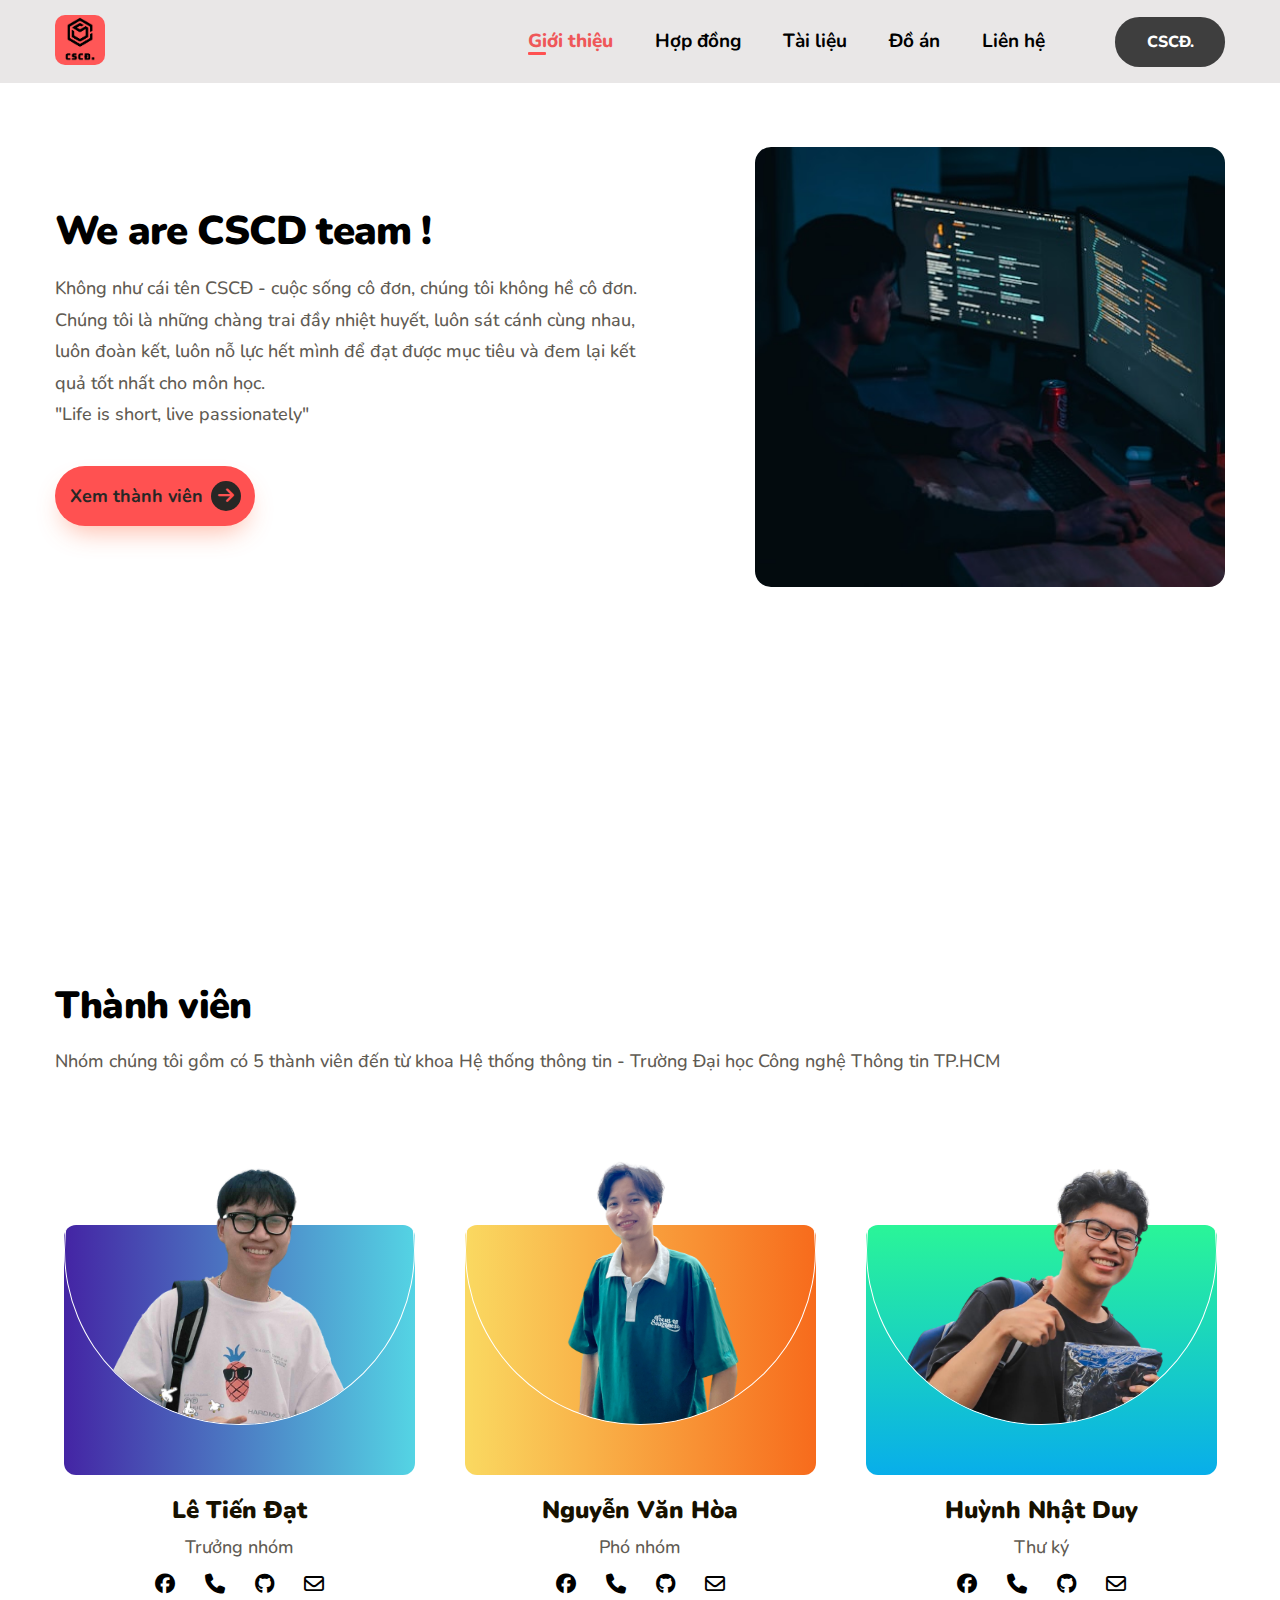
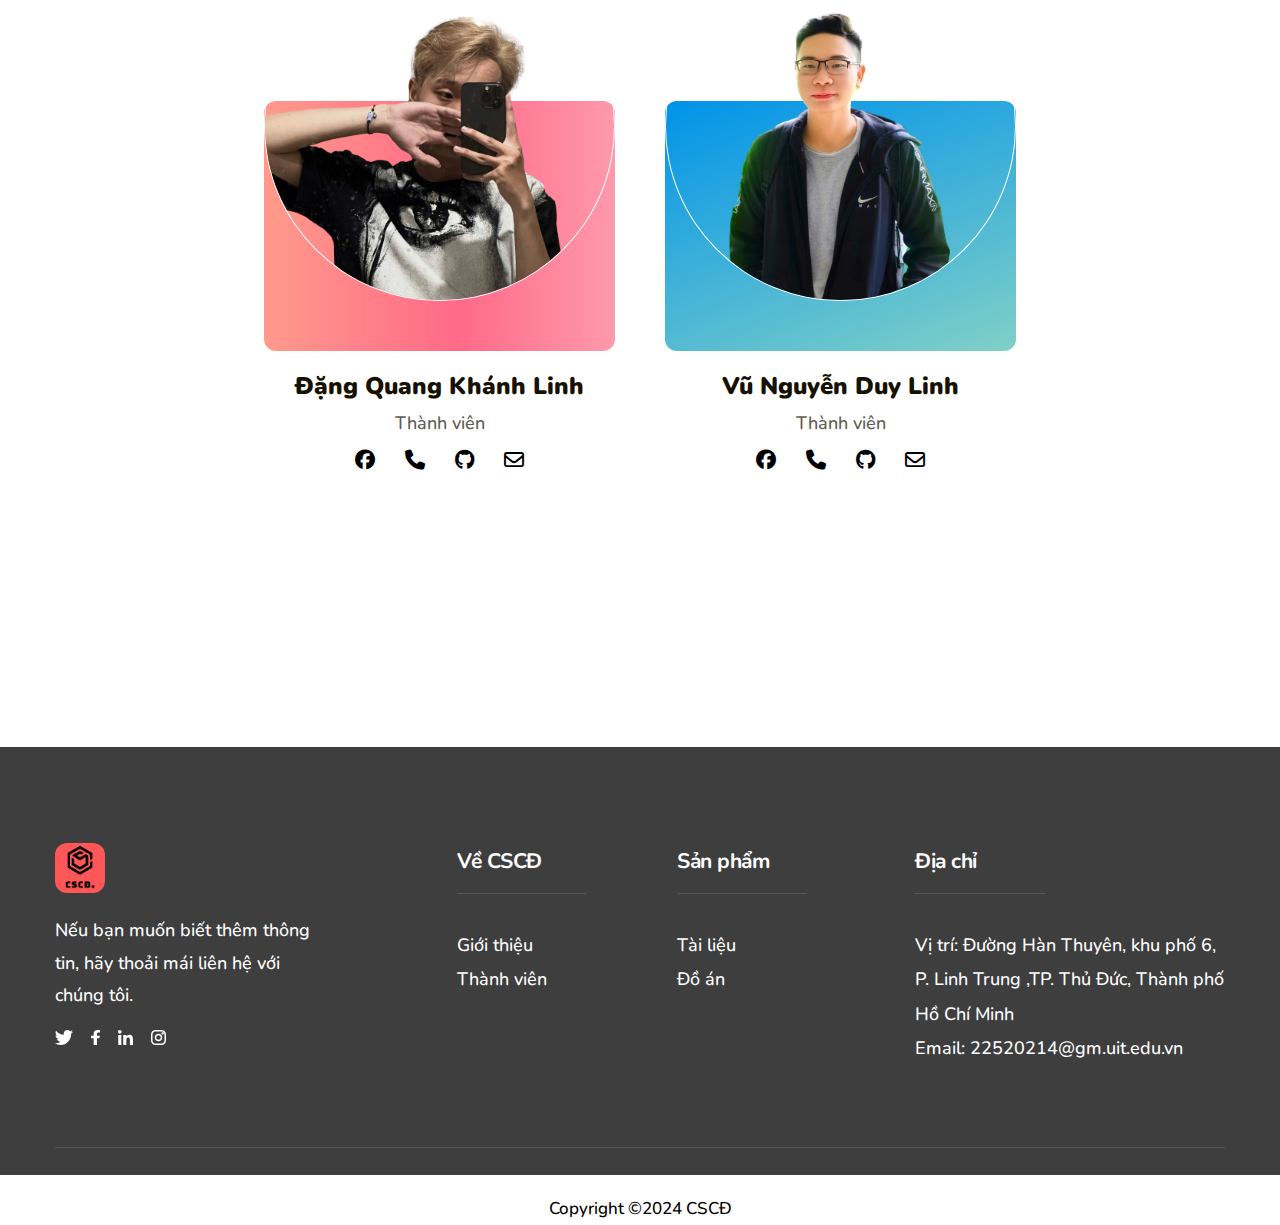
<file: index.html>
<!DOCTYPE html>
<html lang="en">
    <head>
        <meta charset="UTF-8" />
        <meta name="viewport" content="width=device-width, initial-scale=1.0" />
        <title>CSCĐ - Cuộc sống cô đơn</title>
        <!-- reset css -->
        <link rel="stylesheet" href="./assets/css/reset.css" />
        <!-- styles -->
        <link rel="stylesheet" href="./assets/css/styles.css" />
        <!-- Embed font -->
        <link rel="preconnect" href="https://fonts.googleapis.com" />
        <link rel="preconnect" href="https://fonts.gstatic.com" crossorigin />
        <link
            href="https://fonts.googleapis.com/css2?family=Nunito:ital,wght@0,200..1000;1,200..1000&display=swap"
            rel="stylesheet"
        />
        <link
            rel="stylesheet"
            href="https://cdnjs.cloudflare.com/ajax/libs/font-awesome/6.5.2/css/all.min.css"
        />
        <link
            rel="stylesheet"
            href="https://cdnjs.cloudflare.com/ajax/libs/font-awesome/6.5.1/css/all.min.css"
            integrity="sha512-DTOQO9RWCH3ppGqcWaEA1BIZOC6xxalwEsw9c2QQeAIftl+Vegovlnee1c9QX4TctnWMn13TZye+giMm8e2LwA=="
            crossorigin="anonymous"
            referrerpolicy="no-referrer"
        />
        <link
            rel="apple-touch-icon"
            sizes="57x57"
            href="./assets/favicon/apple-icon-57x57.png"
        />
        <link
            rel="apple-touch-icon"
            sizes="60x60"
            href="./assets/favicon/apple-icon-60x60.png"
        />
        <link
            rel="apple-touch-icon"
            sizes="72x72"
            href="./assets/favicon/apple-icon-72x72.png"
        />
        <link
            rel="apple-touch-icon"
            sizes="76x76"
            href="./assets/favicon/apple-icon-76x76.png"
        />
        <link
            rel="apple-touch-icon"
            sizes="114x114"
            href="./assets/favicon/apple-icon-114x114.png"
        />
        <link
            rel="apple-touch-icon"
            sizes="120x120"
            href="./assets/favicon/apple-icon-120x120.png"
        />
        <link
            rel="apple-touch-icon"
            sizes="144x144"
            href="./assets/favicon/apple-icon-144x144.png"
        />
        <link
            rel="apple-touch-icon"
            sizes="152x152"
            href="./assets/favicon/apple-icon-152x152.png"
        />
        <link
            rel="apple-touch-icon"
            sizes="180x180"
            href="./assets/favicon/apple-icon-180x180.png"
        />
        <link
            rel="icon"
            type="image/png"
            sizes="192x192"
            href="./assets/favicon/android-icon-192x192.png"
        />
        <link
            rel="icon"
            type="image/png"
            sizes="32x32"
            href="./assets/favicon/favicon-32x32.png"
        />
        <link
            rel="icon"
            type="image/png"
            sizes="96x96"
            href="./assets/favicon/favicon-96x96.png"
        />
        <link
            rel="icon"
            type="image/png"
            sizes="16x16"
            href="./assets/favicon/favicon-16x16.png"
        />
        <link rel="manifest" href="./assets/favicon/manifest.json" />
        <meta name="msapplication-TileColor" content="#ffffff" />
        <meta name="msapplication-TileImage" content="/ms-icon-144x144.png" />
        <meta name="theme-color" content="#ffffff" />
    </head>
    <body>
        <!-- Header -->

        <header class="header">
            <div class="content">
                <!-- Navbar -->
                <nav class="navbar">
                    <a href="">
                        <img
                            src="./assets/img/Logo-cscd.png"
                            alt="Lesson"
                            class="logo"
                    /></a>
                    <ul>
                        <li>
                            <a
                                href="index.html"
                                style="color: #ef5759; font-weight: 800"
                                class="active"
                                >Giới thiệu</a
                            >
                        </li>
                        <li>
                            <a href="contract.html">Hợp đồng</a>
                        </li>
                        <li>
                            <a href="tailieu.html">Tài liệu</a>
                        </li>
                        <li>
                            <a href="project.html">Đồ án</a>
                        </li>
                        <li>
                            <a href="#footer">Liên hệ</a>
                        </li>
                    </ul>
                    <a href="" class="btn">CSCĐ.</a>
                </nav>
            </div>
        </header>

        <main>
            <!-- Hero -->
            <div class="hero-wrap" id="intro">
                <div class="hero hero-2">
                    <div class="content">
                        <div class="body">
                            <div class="hero-content">
                                <h1 class="heading">We are CSCD team !</h1>
                                <p class="desc">
                                    Không như cái tên CSCĐ - cuộc sống cô đơn,
                                    chúng tôi không hề cô đơn. Chúng tôi là
                                    những chàng trai đầy nhiệt huyết, luôn sát
                                    cánh cùng nhau, luôn đoàn kết, luôn nỗ lực
                                    hết mình để đạt được mục tiêu và đem lại kết
                                    quả tốt nhất cho môn học.
                                </p>
                                <b class="desc">
                                    "Life is short, live passionately"
                                </b>
                                <a href="#member" class="btn"
                                    >Xem thành viên
                                    <div class="arrow">
                                        <i
                                            class="fa-solid fa-arrow-right"
                                            style="color: #ff5151"
                                        ></i>
                                    </div>
                                </a>
                            </div>
                            <div class="images">
                                <img
                                    src="./assets/img/feature-3.jpg"
                                    alt="feature-1"
                                    class="img"
                                />
                            </div>
                        </div>
                    </div>
                </div>
            </div>

            <!-- Introduce -->
            <div class="introduce" id="member">
                <div class="content">
                    <!-- introduce-top -->
                    <div class="introduce-top">
                        <div class="info">
                            <h2 class="heading">Thành viên</h2>
                            <p class="desc">
                                Nhóm chúng tôi gồm có 5 thành viên đến từ khoa
                                Hệ thống thông tin - Trường Đại học Công nghệ
                                Thông tin TP.HCM
                            </p>
                        </div>
                    </div>

                    <!-- member-list -->
                    <div class="member-list">
                        <!-- Item1 -->
                        <div class="item">
                            <div class="item-img">
                                <img
                                    src="./assets/img/đạt.jpg"
                                    alt="Basic web design"
                                    class="thumb"
                                />
                            </div>
                            <div class="info">
                                <div class="head">
                                    <h3 class="title">Lê Tiến Đạt</h3>
                                </div>
                                <p class="desc">Trưởng nhóm</p>
                                <div class="foot">
                                    <a
                                        href="https://www.facebook.com/t.dat1309"
                                        class="social"
                                        target="_blank"
                                        ><i class="fa-brands fa-facebook"></i
                                    ></a>
                                    <a href="#!" class="social"
                                        ><i class="fa-solid fa-phone"></i
                                    ></a>
                                    <a
                                        href="https://github.com/ledat139"
                                        class="social"
                                        target="_blank"
                                        ><i class="fa-brands fa-github"></i
                                    ></a>
                                    <a
                                        href="mailto:22520214@gm.uit.edu.vn"
                                        class="social"
                                        ><i class="fa-regular fa-envelope"></i
                                    ></a>
                                </div>
                            </div>
                        </div>

                        <!-- Item2 -->
                        <div class="item">
                            <div class="item-img">
                                <img
                                    src="./assets/img/hòa.png"
                                    alt="Basic web design"
                                    class="thumb"
                                />
                            </div>

                            <div class="info">
                                <div class="head">
                                    <h3 class="title">Nguyễn Văn Hòa</h3>
                                </div>
                                <p class="desc">Phó nhóm</p>

                                <div class="foot">
                                    <a
                                        href="https://www.facebook.com/ngvanhoa04"
                                        class="social"
                                        target="_blank"
                                        ><i class="fa-brands fa-facebook"></i
                                    ></a>
                                    <a href="#!" class="social"
                                        ><i class="fa-solid fa-phone"></i
                                    ></a>
                                    <a
                                        href="https://github.com/ledat139"
                                        class="social"
                                        target="_blank"
                                        ><i class="fa-brands fa-github"></i
                                    ></a>
                                    <a
                                        href="mailto:22520454@gm.uit.edu.vn"
                                        class="social"
                                        ><i class="fa-regular fa-envelope"></i
                                    ></a>
                                </div>
                            </div>
                        </div>

                        <!-- Item3 -->
                        <div class="item">
                            <div class="item-img">
                                <img
                                    src="./assets/img/duy.png"
                                    alt="Basic web design"
                                    class="thumb"
                                />
                            </div>

                            <div class="info">
                                <div class="head">
                                    <h3 class="title">Huỳnh Nhật Duy</h3>
                                </div>
                                <p class="desc">Thư ký</p>

                                <div class="foot">
                                    <a
                                        href="https://www.facebook.com/iamnzuy"
                                        class="social"
                                        target="_blank"
                                        ><i class="fa-brands fa-facebook"></i
                                    ></a>
                                    <a href="#!" class="social"
                                        ><i class="fa-solid fa-phone"></i
                                    ></a>
                                    <a
                                        href="https://github.com/iamnzuy"
                                        class="social"
                                        target="_blank"
                                        ><i class="fa-brands fa-github"></i
                                    ></a>
                                    <a
                                        href="mailto:22520314@gm.uit.edu.vn"
                                        class="social"
                                        ><i class="fa-regular fa-envelope"></i
                                    ></a>
                                </div>
                            </div>
                        </div>
                    </div>
                    <div class="member-list">
                        <!-- Item4 -->
                        <div class="item">
                            <div class="item-img">
                                <img
                                    src="./assets/img/klinh.png"
                                    alt="Basic web design"
                                    class="thumb"
                                />
                            </div>

                            <div class="info">
                                <div class="head">
                                    <h3 class="title">Đặng Quang Khánh Linh</h3>
                                </div>
                                <p class="desc">Thành viên</p>

                                <div class="foot">
                                    <a
                                        href="https://www.facebook.com/danglinh1502"
                                        class="social"
                                        target="_blank"
                                        ><i class="fa-brands fa-facebook"></i
                                    ></a>
                                    <a href="#!" class="social"
                                        ><i class="fa-solid fa-phone"></i
                                    ></a>
                                    <a
                                        href="https://github.com/ledat139"
                                        class="social"
                                        target="_blank"
                                        ><i class="fa-brands fa-github"></i
                                    ></a>
                                    <a
                                        href="mailto:22520756@gm.uit.edu.vn"
                                        class="social"
                                        ><i class="fa-regular fa-envelope"></i
                                    ></a>
                                </div>
                            </div>
                        </div>

                        <!-- Item5 -->
                        <div class="item">
                            <div class="item-img">
                                <img
                                    src="./assets/img/dlinh.png"
                                    alt="Basic web design"
                                    class="thumb"
                                />
                            </div>

                            <div class="info">
                                <div class="head">
                                    <h3 class="title">Vũ Nguyễn Duy Linh</h3>
                                </div>
                                <p class="desc">Thành viên</p>

                                <div class="foot">
                                    <a
                                        href="https://www.facebook.com/vunguyenduylinhth"
                                        class="social"
                                        target="_blank"
                                        ><i class="fa-brands fa-facebook"></i
                                    ></a>
                                    <a href="#!" class="social"
                                        ><i class="fa-solid fa-phone"></i
                                    ></a>
                                    <a
                                        href="https://github.com/ledat139"
                                        class="social"
                                        target="_blank"
                                        ><i class="fa-brands fa-github"></i
                                    ></a>
                                    <a
                                        href="mailto:22520780@gm.uit.edu.vn"
                                        class="social"
                                        ><i class="fa-regular fa-envelope"></i
                                    ></a>
                                </div>
                            </div>
                        </div>
                    </div>
                </div>
            </div>
        </main>
        <!-- Footer -->
        <div class="footer" id="footer">
            <div class="content">
                <div class="row">
                    <!-- Column 1 -->
                    <div class="column">
                        <img
                            src="./assets/img/Logo-cscd.png"
                            alt="Lesson."
                            class="logo"
                        />
                        <p class="desc">
                            Nếu bạn muốn biết thêm thông tin, hãy thoải mái liên
                            hệ với chúng tôi.
                        </p>
                        <div class="social">
                            <a href="#!">
                                <img
                                    src="./assets/icons/twitter.svg"
                                    alt="twitter"
                                    class="icon"
                                />
                            </a>
                            <a
                                href="https://www.facebook.com/t.dat1309"
                                target="_blank"
                            >
                                <img
                                    src="./assets/icons/facebook.svg"
                                    alt="facebook"
                                    class="icon"
                                />
                            </a>
                            <a href="#!">
                                <img
                                    src="./assets/icons/linked_in.svg"
                                    alt="linked_in"
                                    class="icon"
                                />
                            </a>
                            <a href="#!">
                                <img
                                    src="./assets/icons/Instagram.svg"
                                    alt="Instagram"
                                    class="icon"
                                />
                            </a>
                        </div>
                    </div>

                    <!-- Column 2 -->
                    <div class="column">
                        <h3 class="heading">Về CSCĐ</h3>
                        <ul>
                            <li>
                                <a href="#intro">Giới thiệu</a>
                            </li>
                            <li>
                                <a href="#member">Thành viên</a>
                            </li>
                        </ul>
                    </div>

                    <!-- Column 3 -->
                    <div class="column">
                        <h3 class="heading">Sản phẩm</h3>
                        <ul>
                            <li>
                                <a href="tailieu.html">Tài liệu</a>
                            </li>
                            <li>
                                <a href="#!">Đồ án</a>
                            </li>
                        </ul>
                    </div>
                    <!-- Column 4 -->
                    <div class="column">
                        <h3 class="heading">Địa chỉ</h3>
                        <ul>
                            <li>
                                <a href="#!">
                                    <strong>Vị trí:</strong> Đường Hàn Thuyên,
                                    khu phố 6, P. Linh Trung ,TP. Thủ Đức, Thành
                                    phố Hồ Chí Minh
                                </a>
                            </li>
                            <li>
                                <a href="mailto:22520214@gm.uit.edu.vn">
                                    <strong>Email:</strong>
                                    22520214@gm.uit.edu.vn
                                </a>
                            </li>
                        </ul>
                    </div>
                </div>
                <span class="copyright">Copyright ©2024 CSCĐ</span>
            </div>
        </div>
    </body>
</html>
</file>
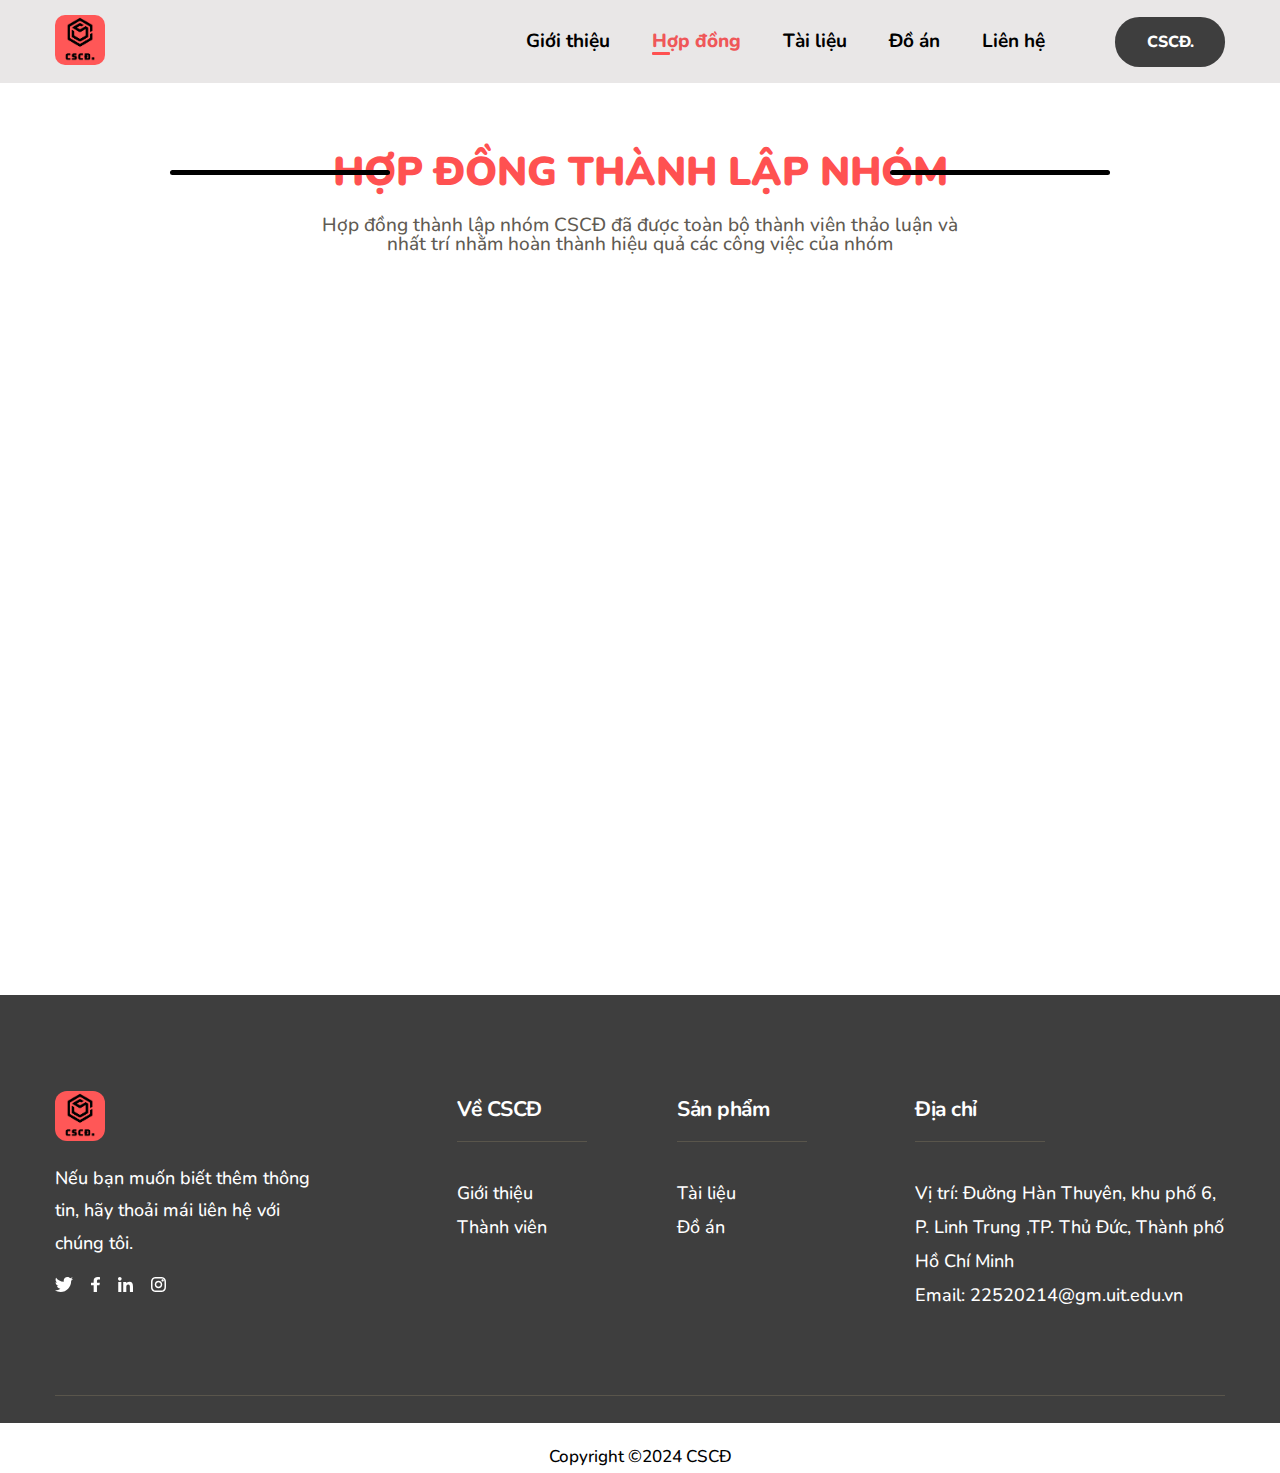
<file: contract.html>
<!DOCTYPE html>
<html lang="en">
    <head>
        <meta charset="UTF-8" />
        <meta name="viewport" content="width=device-width, initial-scale=1.0" />
        <title>CSCĐ - Cuộc sống cô đơn</title>
        <!-- reset css -->
        <link rel="stylesheet" href="./assets/css/reset.css" />
        <!-- styles -->
        <link rel="stylesheet" href="./assets/css/styles.css" />
        <link rel="stylesheet" href="./assets/css/contract.css" />
        <!-- Embed font -->
        <link rel="preconnect" href="https://fonts.googleapis.com" />
        <link rel="preconnect" href="https://fonts.gstatic.com" crossorigin />
        <link
            href="https://fonts.googleapis.com/css2?family=Nunito:ital,wght@0,200..1000;1,200..1000&display=swap"
            rel="stylesheet"
        />
        <link
            rel="stylesheet"
            href="https://cdnjs.cloudflare.com/ajax/libs/font-awesome/6.5.1/css/all.min.css"
            integrity="sha512-DTOQO9RWCH3ppGqcWaEA1BIZOC6xxalwEsw9c2QQeAIftl+Vegovlnee1c9QX4TctnWMn13TZye+giMm8e2LwA=="
            crossorigin="anonymous"
            referrerpolicy="no-referrer"
        />
        <link
            rel="apple-touch-icon"
            sizes="57x57"
            href="./assets/favicon/apple-icon-57x57.png"
        />
        <link
            rel="apple-touch-icon"
            sizes="60x60"
            href="./assets/favicon/apple-icon-60x60.png"
        />
        <link
            rel="apple-touch-icon"
            sizes="72x72"
            href="./assets/favicon/apple-icon-72x72.png"
        />
        <link
            rel="apple-touch-icon"
            sizes="76x76"
            href="./assets/favicon/apple-icon-76x76.png"
        />
        <link
            rel="apple-touch-icon"
            sizes="114x114"
            href="./assets/favicon/apple-icon-114x114.png"
        />
        <link
            rel="apple-touch-icon"
            sizes="120x120"
            href="./assets/favicon/apple-icon-120x120.png"
        />
        <link
            rel="apple-touch-icon"
            sizes="144x144"
            href="./assets/favicon/apple-icon-144x144.png"
        />
        <link
            rel="apple-touch-icon"
            sizes="152x152"
            href="./assets/favicon/apple-icon-152x152.png"
        />
        <link
            rel="apple-touch-icon"
            sizes="180x180"
            href="./assets/favicon/apple-icon-180x180.png"
        />
        <link
            rel="icon"
            type="image/png"
            sizes="192x192"
            href="./assets/favicon/android-icon-192x192.png"
        />
        <link
            rel="icon"
            type="image/png"
            sizes="32x32"
            href="./assets/favicon/favicon-32x32.png"
        />
        <link
            rel="icon"
            type="image/png"
            sizes="96x96"
            href="./assets/favicon/favicon-96x96.png"
        />
        <link
            rel="icon"
            type="image/png"
            sizes="16x16"
            href="./assets/favicon/favicon-16x16.png"
        />
        <link rel="manifest" href="./assets/favicon/manifest.json" />
        <meta name="msapplication-TileColor" content="#ffffff" />
        <meta name="msapplication-TileImage" content="/ms-icon-144x144.png" />
        <meta name="theme-color" content="#ffffff" />
    </head>
    <body>
        <!-- Header -->

        <header class="header">
            <div class="content">
                <!-- Navbar -->
                <nav class="navbar">
                    <a href="">
                        <img
                            src="./assets/img/Logo-cscd.png"
                            alt="Lesson"
                            class="logo"
                    /></a>
                    <ul>
                        <li>
                            <a href="index.html">Giới thiệu</a>
                        </li>
                        <li>
                            <a
                                href="contract.html"
                                style="color: #ef5759; font-weight: 800"
                                class="active"
                                >Hợp đồng</a
                            >
                        </li>
                        <li>
                            <a href="tailieu.html">Tài liệu</a>
                        </li>
                        <li>
                            <a href="project.html">Đồ án</a>
                        </li>
                        <li>
                            <a href="#footer">Liên hệ</a>
                        </li>
                    </ul>
                    <a href="" class="btn">CSCĐ.</a>
                </nav>
            </div>
        </header>

        <main>
            <!-- ĐỒ ÁN -->
            <section class="contract">
                <div class="contract__top">
                    <h2 class="contract__heading">HỢP ĐỒNG THÀNH LẬP NHÓM</h2>
                    <p class="contract__desc">
                        Hợp đồng thành lập nhóm CSCĐ đã được toàn bộ thành viên
                        thảo luận và nhất trí nhằm hoàn thành hiệu quả các công
                        việc của nhóm
                    </p>
                </div>
                <div class="contract__content">
                    <iframe
                        src="./assets/tai-lieu/hợp đồng thành lập nhóm.pdf"
                        width="980"
                        height="530"
                        allow="autoplay"
                        title="contract"
                    ></iframe>
                </div>
            </section>
        </main>
        <!-- Footer -->
        <div class="footer" id="footer">
            <div class="content">
                <div class="row">
                    <!-- Column 1 -->
                    <div class="column">
                        <img
                            src="./assets/img/Logo-cscd.png"
                            alt="Lesson."
                            class="logo"
                        />
                        <p class="desc">
                            Nếu bạn muốn biết thêm thông tin, hãy thoải mái liên
                            hệ với chúng tôi.
                        </p>
                        <div class="social">
                            <a href="#!">
                                <img
                                    src="./assets/icons/twitter.svg"
                                    alt="twitter"
                                    class="icon"
                                />
                            </a>
                            <a
                                href="https://www.facebook.com/t.dat1309"
                                target="_blank"
                            >
                                <img
                                    src="./assets/icons/facebook.svg"
                                    alt="facebook"
                                    class="icon"
                                />
                            </a>
                            <a href="#!">
                                <img
                                    src="./assets/icons/linked_in.svg"
                                    alt="linked_in"
                                    class="icon"
                                />
                            </a>
                            <a href="#!">
                                <img
                                    src="./assets/icons/Instagram.svg"
                                    alt="Instagram"
                                    class="icon"
                                />
                            </a>
                        </div>
                    </div>

                    <!-- Column 2 -->
                    <div class="column">
                        <h3 class="heading">Về CSCĐ</h3>
                        <ul>
                            <li>
                                <a href="#intro">Giới thiệu</a>
                            </li>
                            <li>
                                <a href="#member">Thành viên</a>
                            </li>
                        </ul>
                    </div>

                    <!-- Column 3 -->
                    <div class="column">
                        <h3 class="heading">Sản phẩm</h3>
                        <ul>
                            <li>
                                <a href="tailieu.html">Tài liệu</a>
                            </li>
                            <li>
                                <a href="#!">Đồ án</a>
                            </li>
                        </ul>
                    </div>
                    <!-- Column 4 -->
                    <div class="column">
                        <h3 class="heading">Địa chỉ</h3>
                        <ul>
                            <li>
                                <a href="#!">
                                    <strong>Vị trí:</strong> Đường Hàn Thuyên,
                                    khu phố 6, P. Linh Trung ,TP. Thủ Đức, Thành
                                    phố Hồ Chí Minh
                                </a>
                            </li>
                            <li>
                                <a href="mailto:22520214@gm.uit.edu.vn">
                                    <strong>Email:</strong>
                                    22520214@gm.uit.edu.vn
                                </a>
                            </li>
                        </ul>
                    </div>
                </div>
                <span class="copyright">Copyright ©2024 CSCĐ</span>
            </div>
        </div>
    </body>
</html>
</file>
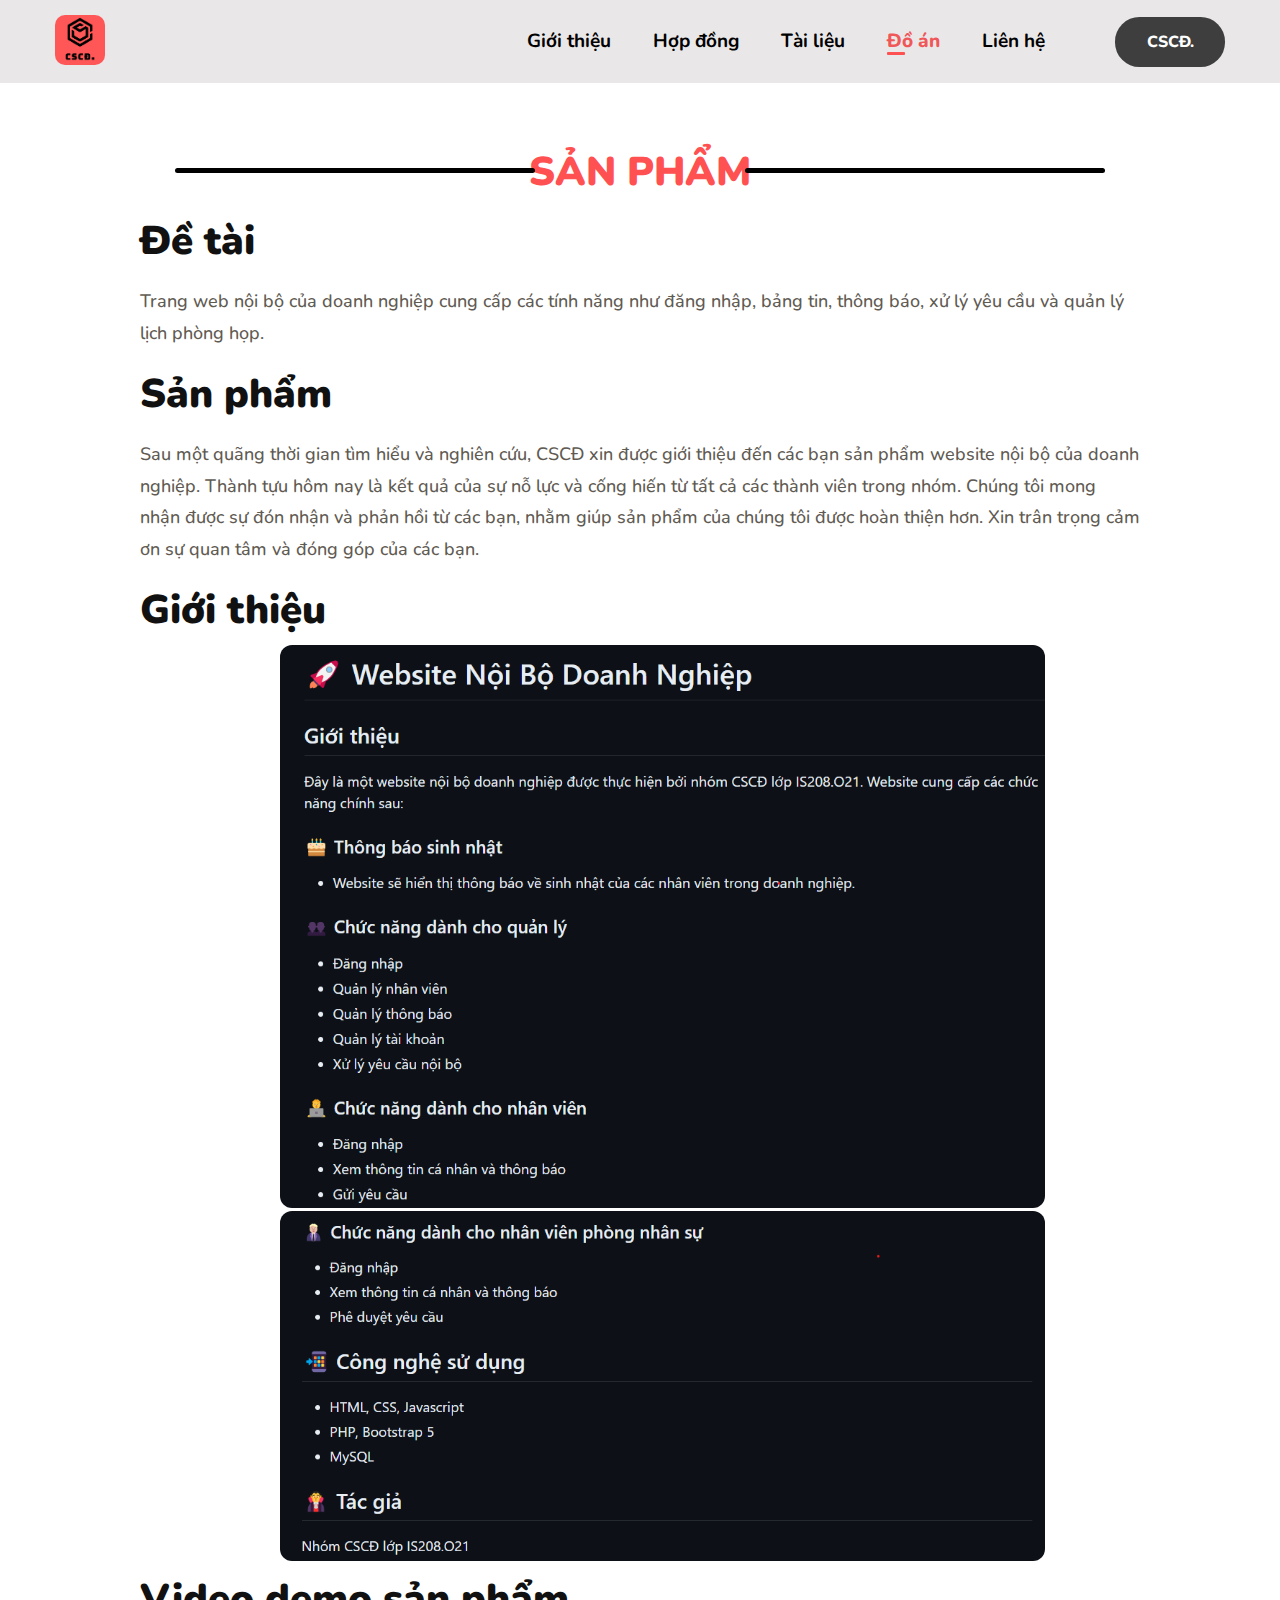
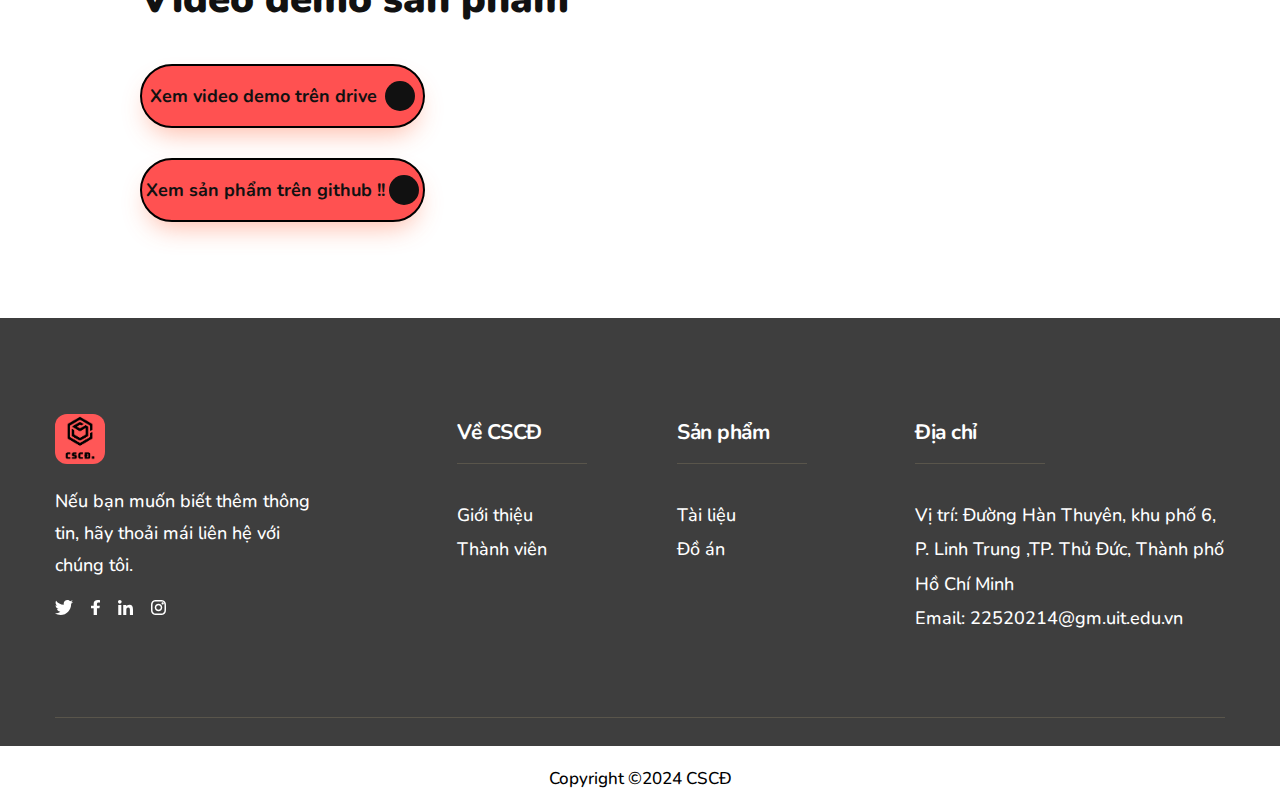
<file: project.html>
<!DOCTYPE html>
<html lang="en">
    <head>
        <meta charset="UTF-8" />
        <meta name="viewport" content="width=device-width, initial-scale=1.0" />
        <title>CSCĐ - Cuộc sống cô đơn</title>
        <!-- reset css -->
        <link rel="stylesheet" href="./assets/css/reset.css" />
        <!-- styles -->
        <link rel="stylesheet" href="./assets/css/styles.css" />
        <link rel="stylesheet" href="./assets/css/project.css" />
        <!-- Embed font -->
        <link rel="preconnect" href="https://fonts.googleapis.com" />
        <link rel="preconnect" href="https://fonts.gstatic.com" crossorigin />
        <link
            href="https://fonts.googleapis.com/css2?family=Nunito:ital,wght@0,200..1000;1,200..1000&display=swap"
            rel="stylesheet"
        />
        <link
            rel="stylesheet"
            href="https://cdnjs.cloudflare.com/ajax/libs/font-awesome/6.5.1/css/all.min.css"
            integrity="sha512-DTOQO9RWCH3ppGqcWaEA1BIZOC6xxalwEsw9c2QQeAIftl+Vegovlnee1c9QX4TctnWMn13TZye+giMm8e2LwA=="
            crossorigin="anonymous"
            referrerpolicy="no-referrer"
        />
        <link
            rel="apple-touch-icon"
            sizes="57x57"
            href="./assets/favicon/apple-icon-57x57.png"
        />
        <link
            rel="apple-touch-icon"
            sizes="60x60"
            href="./assets/favicon/apple-icon-60x60.png"
        />
        <link
            rel="apple-touch-icon"
            sizes="72x72"
            href="./assets/favicon/apple-icon-72x72.png"
        />
        <link
            rel="apple-touch-icon"
            sizes="76x76"
            href="./assets/favicon/apple-icon-76x76.png"
        />
        <link
            rel="apple-touch-icon"
            sizes="114x114"
            href="./assets/favicon/apple-icon-114x114.png"
        />
        <link
            rel="apple-touch-icon"
            sizes="120x120"
            href="./assets/favicon/apple-icon-120x120.png"
        />
        <link
            rel="apple-touch-icon"
            sizes="144x144"
            href="./assets/favicon/apple-icon-144x144.png"
        />
        <link
            rel="apple-touch-icon"
            sizes="152x152"
            href="./assets/favicon/apple-icon-152x152.png"
        />
        <link
            rel="apple-touch-icon"
            sizes="180x180"
            href="./assets/favicon/apple-icon-180x180.png"
        />
        <link
            rel="icon"
            type="image/png"
            sizes="192x192"
            href="./assets/favicon/android-icon-192x192.png"
        />
        <link
            rel="icon"
            type="image/png"
            sizes="32x32"
            href="./assets/favicon/favicon-32x32.png"
        />
        <link
            rel="icon"
            type="image/png"
            sizes="96x96"
            href="./assets/favicon/favicon-96x96.png"
        />
        <link
            rel="icon"
            type="image/png"
            sizes="16x16"
            href="./assets/favicon/favicon-16x16.png"
        />
        <link rel="manifest" href="./assets/favicon/manifest.json" />
        <meta name="msapplication-TileColor" content="#ffffff" />
        <meta name="msapplication-TileImage" content="/ms-icon-144x144.png" />
        <meta name="theme-color" content="#ffffff" />
    </head>
    <body>
        <!-- Header -->

        <header class="header">
            <div class="content">
                <!-- Navbar -->
                <nav class="navbar">
                    <a href="">
                        <img
                            src="./assets/img/Logo-cscd.png"
                            alt="Lesson"
                            class="logo"
                    /></a>
                    <ul>
                        <li>
                            <a href="index.html">Giới thiệu</a>
                        </li>
                        <li>
                            <a href="contract.html">Hợp đồng</a>
                        </li>
                        <li>
                            <a href="tailieu.html">Tài liệu</a>
                        </li>
                        <li>
                            <a
                                href="project.html"
                                style="color: #ef5759; font-weight: 800"
                                class="active"
                                >Đồ án</a
                            >
                        </li>
                        <li>
                            <a href="#footer">Liên hệ</a>
                        </li>
                    </ul>
                    <a href="" class="btn">CSCĐ.</a>
                </nav>
            </div>
        </header>
        <main>
            <!-- ĐỒ ÁN -->
            <section class="project" id="project">
                <div class="container">
                    <section class="project__top">
                        <h2 class="project__heading">SẢN PHẨM</h2>
                    </section>
                    <section class="project__bottom">
                        <div class="project__content">
                            <div class="content__abt">
                                <h2 class="abt__heading content-heading">
                                    Đề tài
                                </h2>
                                <p class="abt__desc content-desc">
                                    Trang web nội bộ của doanh nghiệp cung cấp
                                    các tính năng như đăng nhập, bảng tin, thông
                                    báo, xử lý yêu cầu và quản lý lịch phòng
                                    họp.
                                </p>
                            </div>
                            <div class="content__product">
                                <h2 class="product__heading content-heading">
                                    Sản phẩm
                                </h2>
                                <p class="product__desc content-desc">
                                    Sau một quãng thời gian tìm hiểu và nghiên
                                    cứu, CSCĐ xin được giới thiệu đến các bạn
                                    sản phẩm website nội bộ của doanh nghiệp.
                                    Thành tựu hôm nay là kết quả của sự nỗ lực
                                    và cống hiến từ tất cả các thành viên trong
                                    nhóm. Chúng tôi mong nhận được sự đón nhận
                                    và phản hồi từ các bạn, nhằm giúp sản phẩm
                                    của chúng tôi được hoàn thiện hơn. Xin trân
                                    trọng cảm ơn sự quan tâm và đóng góp của các
                                    bạn.
                                </p>
                                <h2 class="product__heading content-heading">
                                    Giới thiệu
                                </h2>
                                <img
                                    class="project__img"
                                    src="/assets/img/sp1.png"
                                    alt=""
                                />
                                <img
                                    class="project__img"
                                    src="/assets/img/sp2.png"
                                    alt=""
                                />
                                <h2 class="product__heading content-heading">
                                    Video demo sản phẩm
                                </h2>
                                <a
                                    href="https://drive.google.com/drive/folders/1Jr8pwLjHafmduyLmAhwAmA77LjpBIM9I?usp=sharing"
                                    target="_blank"
                                    class="btn"
                                    >Xem video demo trên drive
                                    <div class="arrow">
                                        <i
                                            class="fa-solid fa-arrow-right"
                                            style="color: #ff5151"
                                        ></i>
                                    </div>
                                </a>
                            </div>
                            <a
                                href="https://github.com/ledat139/intranetWebsiteTenpm"
                                target="_blank"
                                class="btn"
                                >Xem sản phẩm trên github !!
                                <div class="arrow">
                                    <i
                                        class="fa-solid fa-arrow-right"
                                        style="color: #ff5151"
                                    ></i>
                                </div>
                            </a>
                        </div>
                    </section>
                </div>
            </section>
        </main>
        <!-- Footer -->
        <div class="footer" id="footer">
            <div class="content">
                <div class="row">
                    <!-- Column 1 -->
                    <div class="column">
                        <img
                            src="./assets/img/Logo-cscd.png"
                            alt="Lesson."
                            class="logo"
                        />
                        <p class="desc">
                            Nếu bạn muốn biết thêm thông tin, hãy thoải mái liên
                            hệ với chúng tôi.
                        </p>
                        <div class="social">
                            <a href="#!">
                                <img
                                    src="./assets/icons/twitter.svg"
                                    alt="twitter"
                                    class="icon"
                                />
                            </a>
                            <a
                                href="https://www.facebook.com/t.dat1309"
                                target="_blank"
                            >
                                <img
                                    src="./assets/icons/facebook.svg"
                                    alt="facebook"
                                    class="icon"
                                />
                            </a>
                            <a href="#!">
                                <img
                                    src="./assets/icons/linked_in.svg"
                                    alt="linked_in"
                                    class="icon"
                                />
                            </a>
                            <a href="#!">
                                <img
                                    src="./assets/icons/Instagram.svg"
                                    alt="Instagram"
                                    class="icon"
                                />
                            </a>
                        </div>
                    </div>

                    <!-- Column 2 -->
                    <div class="column">
                        <h3 class="heading">Về CSCĐ</h3>
                        <ul>
                            <li>
                                <a href="#intro">Giới thiệu</a>
                            </li>
                            <li>
                                <a href="#member">Thành viên</a>
                            </li>
                        </ul>
                    </div>

                    <!-- Column 3 -->
                    <div class="column">
                        <h3 class="heading">Sản phẩm</h3>
                        <ul>
                            <li>
                                <a href="tailieu.html">Tài liệu</a>
                            </li>
                            <li>
                                <a href="#!">Đồ án</a>
                            </li>
                        </ul>
                    </div>
                    <!-- Column 4 -->
                    <div class="column">
                        <h3 class="heading">Địa chỉ</h3>
                        <ul>
                            <li>
                                <a href="#!">
                                    <strong>Vị trí:</strong> Đường Hàn Thuyên,
                                    khu phố 6, P. Linh Trung ,TP. Thủ Đức, Thành
                                    phố Hồ Chí Minh
                                </a>
                            </li>
                            <li>
                                <a href="mailto:22520214@gm.uit.edu.vn">
                                    <strong>Email:</strong>
                                    22520214@gm.uit.edu.vn
                                </a>
                            </li>
                        </ul>
                    </div>
                </div>
                <span class="copyright">Copyright ©2024 CSCĐ</span>
            </div>
        </div>
    </body>
</html>
</file>
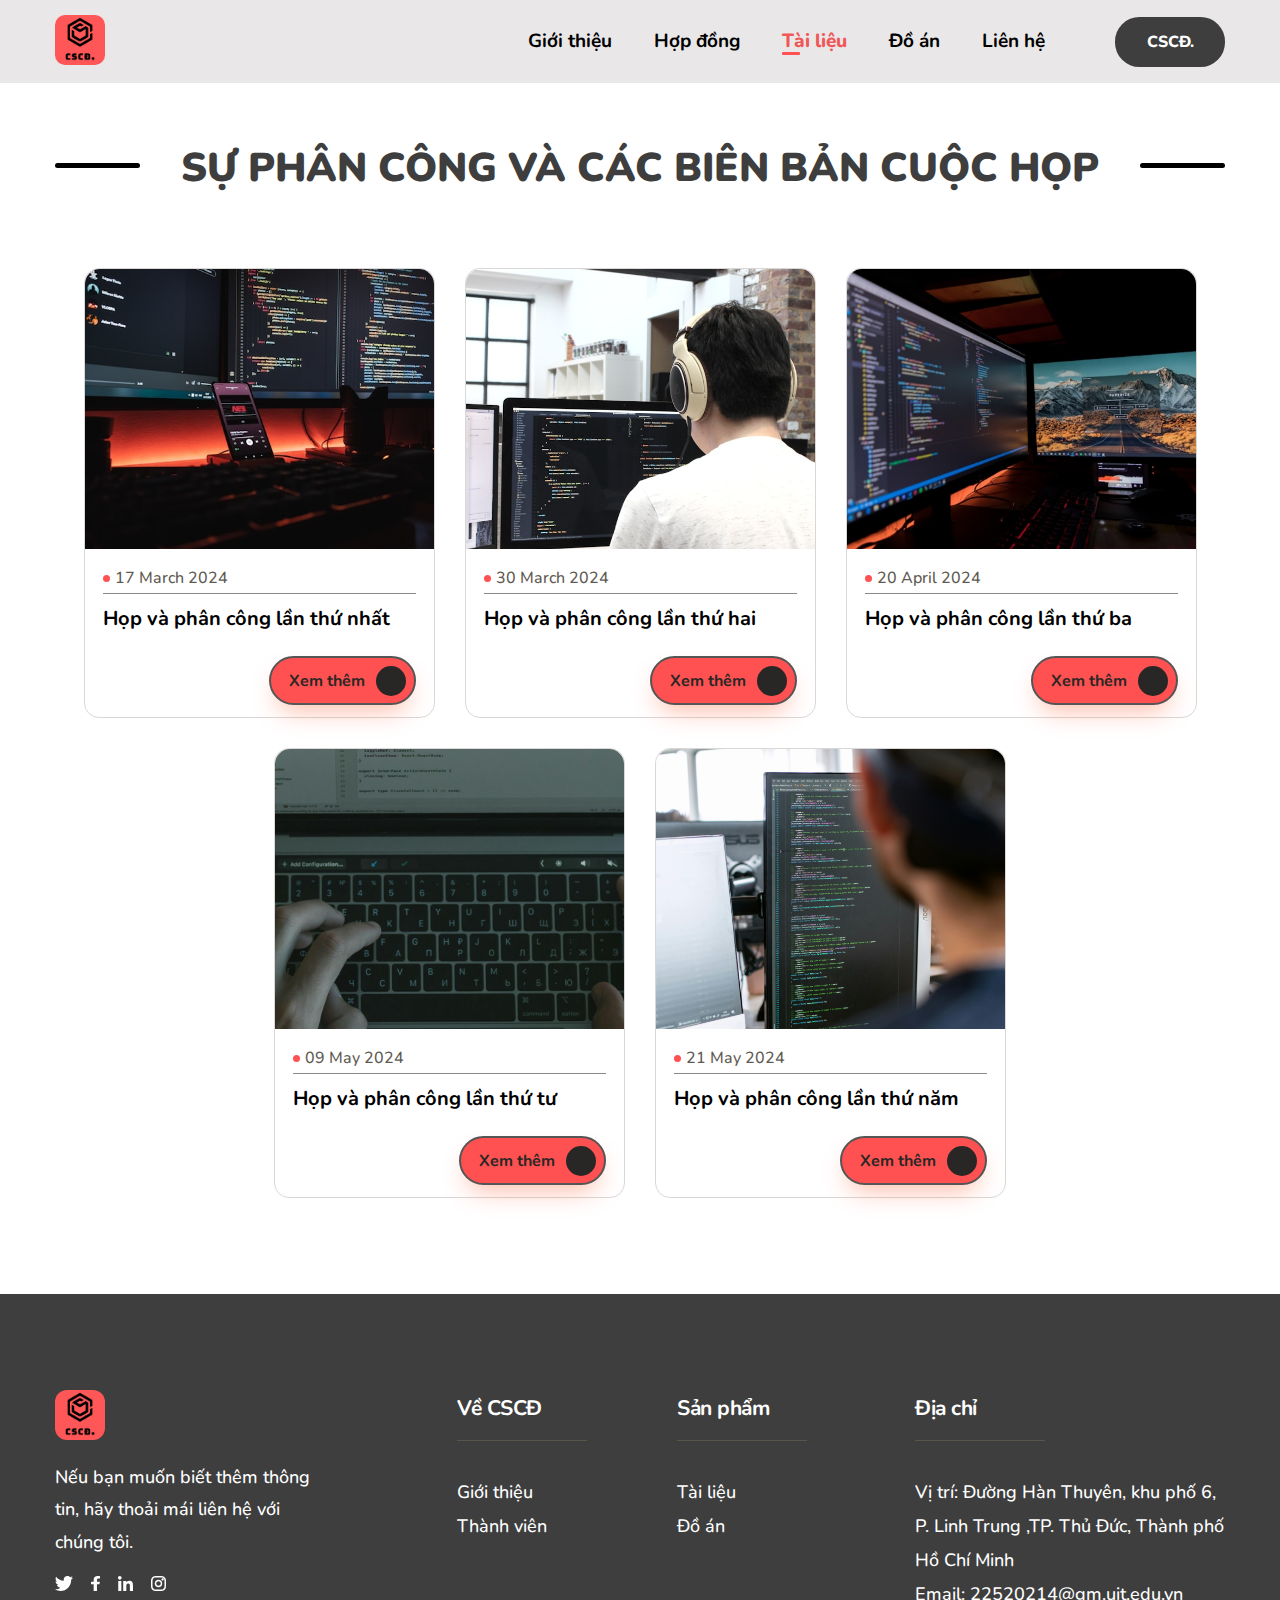
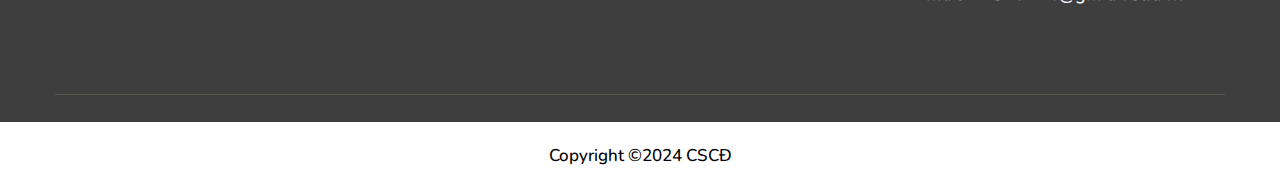
<file: tailieu.html>
<!DOCTYPE html>
<html lang="en">
    <head>
        <meta charset="UTF-8" />
        <meta name="viewport" content="width=device-width, initial-scale=1.0" />
        <title>Tài liệu</title>
        <!-- reset css -->
        <link rel="stylesheet" href="./assets/css/reset.css" />
        <!-- styles -->
        <link rel="stylesheet" href="./assets/css/styles.css" />
        <link rel="stylesheet" href="./assets/css/tailieu.css" />
        <!-- Embed font -->
        <link rel="preconnect" href="https://fonts.googleapis.com" />
        <link rel="preconnect" href="https://fonts.gstatic.com" crossorigin />
        <link
            href="https://fonts.googleapis.com/css2?family=Nunito:ital,wght@0,200..1000;1,200..1000&display=swap"
            rel="stylesheet"
        />
        <link
            rel="stylesheet"
            href="https://cdnjs.cloudflare.com/ajax/libs/font-awesome/6.5.1/css/all.min.css"
            integrity="sha512-DTOQO9RWCH3ppGqcWaEA1BIZOC6xxalwEsw9c2QQeAIftl+Vegovlnee1c9QX4TctnWMn13TZye+giMm8e2LwA=="
            crossorigin="anonymous"
            referrerpolicy="no-referrer"
        />
        <link
            rel="apple-touch-icon"
            sizes="57x57"
            href="./assets/favicon/apple-icon-57x57.png"
        />
        <link
            rel="apple-touch-icon"
            sizes="60x60"
            href="./assets/favicon/apple-icon-60x60.png"
        />
        <link
            rel="apple-touch-icon"
            sizes="72x72"
            href="./assets/favicon/apple-icon-72x72.png"
        />
        <link
            rel="apple-touch-icon"
            sizes="76x76"
            href="./assets/favicon/apple-icon-76x76.png"
        />
        <link
            rel="apple-touch-icon"
            sizes="114x114"
            href="./assets/favicon/apple-icon-114x114.png"
        />
        <link
            rel="apple-touch-icon"
            sizes="120x120"
            href="./assets/favicon/apple-icon-120x120.png"
        />
        <link
            rel="apple-touch-icon"
            sizes="144x144"
            href="./assets/favicon/apple-icon-144x144.png"
        />
        <link
            rel="apple-touch-icon"
            sizes="152x152"
            href="./assets/favicon/apple-icon-152x152.png"
        />
        <link
            rel="apple-touch-icon"
            sizes="180x180"
            href="./assets/favicon/apple-icon-180x180.png"
        />
        <link
            rel="icon"
            type="image/png"
            sizes="192x192"
            href="./assets/favicon/android-icon-192x192.png"
        />
        <link
            rel="icon"
            type="image/png"
            sizes="32x32"
            href="./assets/favicon/favicon-32x32.png"
        />
        <link
            rel="icon"
            type="image/png"
            sizes="96x96"
            href="./assets/favicon/favicon-96x96.png"
        />
        <link
            rel="icon"
            type="image/png"
            sizes="16x16"
            href="./assets/favicon/favicon-16x16.png"
        />
        <link rel="manifest" href="./assets/favicon/manifest.json" />
        <meta name="msapplication-TileColor" content="#ffffff" />
        <meta name="msapplication-TileImage" content="/ms-icon-144x144.png" />
        <meta name="theme-color" content="#ffffff" />
    </head>
    <body>
        <!-- Header -->

        <header class="header">
            <div class="content">
                <!-- Navbar -->
                <nav class="navbar">
                    <a>
                        <img
                            src="./assets/img/Logo-cscd.png"
                            alt="Lesson"
                            class="logo"
                    /></a>
                    <ul>
                        <li>
                            <a href="index.html">Giới thiệu</a>
                        </li>
                        <li>
                            <a href="contract.html">Hợp đồng</a>
                        </li>
                        <li>
                            <a
                                href="tailieu.html"
                                style="color: #ef5759; font-weight: 800"
                                class="active"
                                >Tài liệu</a
                            >
                        </li>
                        <li>
                            <a href="project.html">Đồ án</a>
                        </li>
                        <li>
                            <a href="#footer">Liên hệ</a>
                        </li>
                    </ul>
                    <a href="index.html" class="btn">CSCĐ.</a>
                </nav>
            </div>
        </header>

        <main>
            <div class="content">
                <div class="titleoftailieu">
                    <h1 class="titleoftailieu__h1" style="color: #3e3e3e">
                        SỰ PHÂN CÔNG

                        <strong style="color: #3e3e3e">VÀ</strong>

                        CÁC BIÊN BẢN CUỘC HỌP
                    </h1>
                </div>

                <div class="bodyoftailieu">
                    <div class="bodyoftailieu__box">
                        <div class="boximg">
                            <img
                                class="img"
                                src="./assets/img/dev.jpg"
                                alt=""
                            />
                        </div>
                        <div class="info">
                            <h3 class="date">17 March 2024 <i class="fa-solid fa-handshake icon" style="color: #000000;"></i></i></h3>
                            <p class="title">Họp và phân công lần thứ nhất</p>
                            <a href="tailieulan1.html" class="btn">
                                Xem thêm
                                <div class="arrow">
                                    <i
                                            class="fa-solid fa-arrow-right"
                                            style="color: #ff5151"
                                        ></i></div>
                                    </a>
                        </div>
                    </div>

                    <div class="bodyoftailieu__box">
                        <div class="boximg">
                            <img
                                class="img"
                                src="./assets/img/dev3.jpg"
                                alt=""
                            />
                        </div>
                        <div class="info">
                            <h3 class="date">30 March 2024 <i class="fa-solid fa-handshake icon" style="color: #000000;"></i></i></h3>
                            <p class="title">Họp và phân công lần thứ hai</p>
                            <a href="tailieulan2.html" class="btn">
                                Xem thêm
                                <div class="arrow">
                                    <i
                                            class="fa-solid fa-arrow-right"
                                            style="color: #ff5151"
                                        ></i></div></a>
                        </div>
                    </div>
 
                    <div class="bodyoftailieu__box">
                        <div class="boximg">
                            <img
                                class="img"
                                src="./assets/img/dev2.jpg"
                                alt=""
                            />
                        </div>
                        <div class="info">
                            <h3 class="date">20 April 2024 <i class="fa-solid fa-handshake icon" style="color: #000000;"></i></i></h3>
                            <p class="title">Họp và phân công lần thứ ba</p>
                            <a href="tailieulan3.html" class="btn">
                                Xem thêm
                                <div class="arrow">
                                    <i
                                            class="fa-solid fa-arrow-right"
                                            style="color: #ff5151"
                                        ></i></div></a>
                        </div>
                    </div>

                    <div class="bodyoftailieu__box">
                        <div class="boximg">
                            <img
                                class="img"
                                src="./assets/img/pexels-cottonbro-studio-5483075.jpg"
                                alt=""
                            />
                        </div>
                        <div class="info">
                            <h3 class="date">09 May 2024 <i class="fa-solid fa-handshake icon" style="color: #000000;"></i></i></h3>
                            <p class="title">Họp và phân công lần thứ tư</p>
                            <a href="tailieulan4.html" class="btn">
                                Xem thêm
                                <div class="arrow">
                                    <i
                                            class="fa-solid fa-arrow-right"
                                            style="color: #ff5151"
                                        ></i></div></a>
                        </div>
                    </div>

                    <div class="bodyoftailieu__box">
                        <div class="boximg">
                            <img
                                class="img"
                                src="./assets/img/pexels-thisisengineering-3861959.jpg"
                                alt=""
                            />
                        </div>
                        <div class="info">
                            <h3 class="date">21 May 2024 <i class="fa-solid fa-handshake icon" style="color: #000000;"></i></i></h3>
                            <p class="title">Họp và phân công lần thứ năm</p>
                            <a href="tailieulan5.html" class="btn">
                                Xem thêm
                                <div class="arrow">
                                    <i
                                            class="fa-solid fa-arrow-right"
                                            style="color: #ff5151"
                                        ></i></div></a>
                        </div>
                    </div>

            </div>
        </main>
        <!-- Footer -->
        <div class="footer" id="footer">
            <div class="content">
                <div class="row">
                    <!-- Column 1 -->
                    <div class="column">
                        <img
                            src="./assets/img/Logo-cscd.png"
                            alt="Lesson."
                            class="logo"
                        />
                        <p class="desc">
                            Nếu bạn muốn biết thêm thông tin, hãy thoải mái liên
                            hệ với chúng tôi.
                        </p>
                        <div class="social">
                            <a href="#!">
                                <img
                                    src="./assets/icons/twitter.svg"
                                    alt="twitter"
                                    class="icon"
                                />
                            </a>
                            <a
                                href="https://www.facebook.com/t.dat1309"
                                target="_blank"
                            >
                                <img
                                    src="./assets/icons/facebook.svg"
                                    alt="facebook"
                                    class="icon"
                                />
                            </a>
                            <a href="#!">
                                <img
                                    src="./assets/icons/linked_in.svg"
                                    alt="linked_in"
                                    class="icon"
                                />
                            </a>
                            <a href="#!">
                                <img
                                    src="./assets/icons/Instagram.svg"
                                    alt="Instagram"
                                    class="icon"
                                />
                            </a>
                        </div>
                    </div>

                    <!-- Column 2 -->
                    <div class="column">
                        <h3 class="heading">Về CSCĐ</h3>
                        <ul>
                            <li>
                                <a href="#intro">Giới thiệu</a>
                            </li>
                            <li>
                                <a href="#member">Thành viên</a>
                            </li>
                        </ul>
                    </div>

                    <!-- Column 3 -->
                    <div class="column">
                        <h3 class="heading">Sản phẩm</h3>
                        <ul>
                            <li>
                                <a href="tailieu.html">Tài liệu</a>
                            </li>
                            <li>
                                <a href="#!">Đồ án</a>
                            </li>
                        </ul>
                    </div>
                    <!-- Column 4 -->
                    <div class="column">
                        <h3 class="heading">Địa chỉ</h3>
                        <ul>
                            <li>
                                <a href="#!">
                                    <strong>Vị trí:</strong> Đường Hàn Thuyên,
                                    khu phố 6, P. Linh Trung ,TP. Thủ Đức, Thành
                                    phố Hồ Chí Minh
                                </a>
                            </li>
                            <li>
                                <a href="mailto:22520214@gm.uit.edu.vn">
                                    <strong>Email:</strong>
                                    22520214@gm.uit.edu.vn
                                </a>
                            </li>
                        </ul>
                    </div>
                </div>
                <span class="copyright">Copyright ©2024 CSCĐ</span>
            </div>
        </div>
    </body>
</html>
</file>
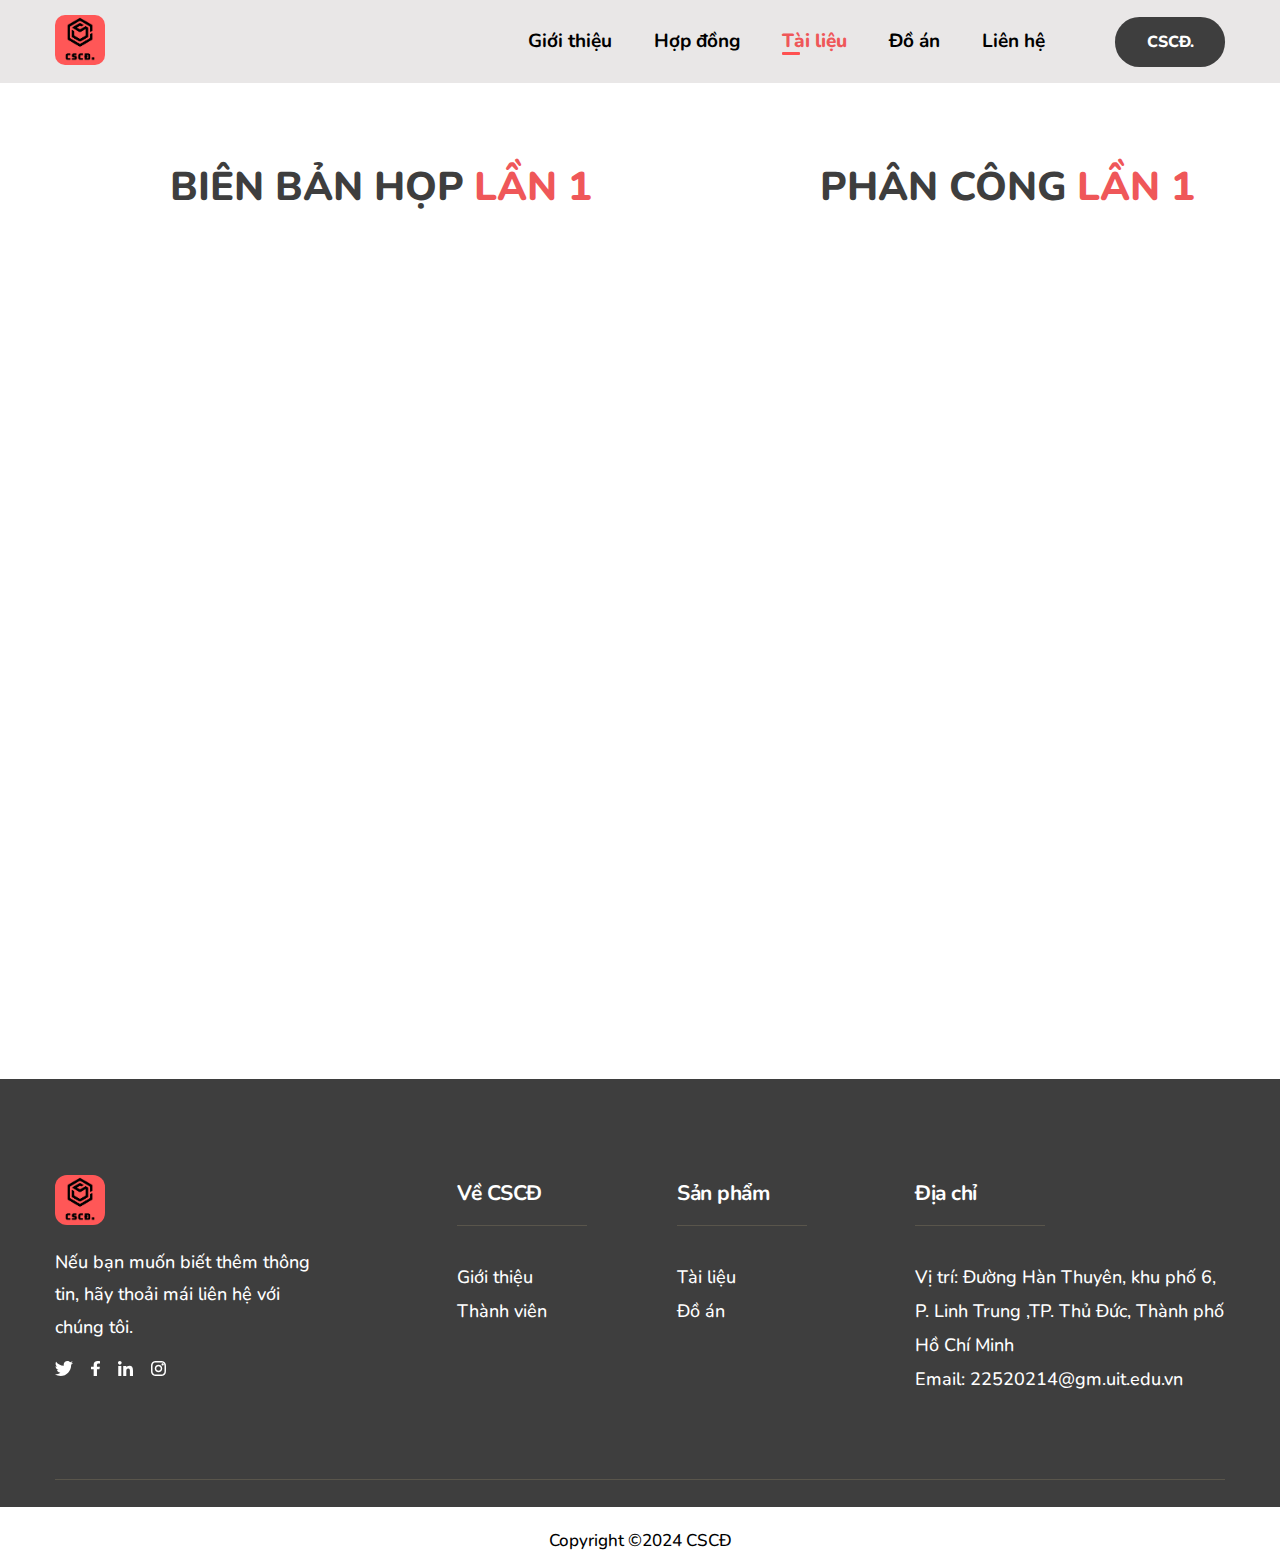
<file: tailieulan1.html>
<!DOCTYPE html>
<html lang="en">
    <head>
        <meta charset="UTF-8" />
        <meta name="viewport" content="width=device-width, initial-scale=1.0" />
        <title>Tài liệu lần 1</title>
        <!-- reset css -->
        <link rel="stylesheet" href="./assets/css/reset.css" />
        <!-- styles -->
        <link rel="stylesheet" href="./assets/css/styles.css" />
        <link rel="stylesheet" href="./assets/css/tailieulan1.css" />
        <!-- Embed font -->
        <link rel="preconnect" href="https://fonts.googleapis.com" />
        <link rel="preconnect" href="https://fonts.gstatic.com" crossorigin />
        <link
            href="https://fonts.googleapis.com/css2?family=Nunito:ital,wght@0,200..1000;1,200..1000&display=swap"
            rel="stylesheet"
        />
        <link
            rel="stylesheet"
            href="https://cdnjs.cloudflare.com/ajax/libs/font-awesome/6.5.1/css/all.min.css"
            integrity="sha512-DTOQO9RWCH3ppGqcWaEA1BIZOC6xxalwEsw9c2QQeAIftl+Vegovlnee1c9QX4TctnWMn13TZye+giMm8e2LwA=="
            crossorigin="anonymous"
            referrerpolicy="no-referrer"
        />
        <link
            rel="apple-touch-icon"
            sizes="57x57"
            href="./assets/favicon/apple-icon-57x57.png"
        />
        <link
            rel="apple-touch-icon"
            sizes="60x60"
            href="./assets/favicon/apple-icon-60x60.png"
        />
        <link
            rel="apple-touch-icon"
            sizes="72x72"
            href="./assets/favicon/apple-icon-72x72.png"
        />
        <link
            rel="apple-touch-icon"
            sizes="76x76"
            href="./assets/favicon/apple-icon-76x76.png"
        />
        <link
            rel="apple-touch-icon"
            sizes="114x114"
            href="./assets/favicon/apple-icon-114x114.png"
        />
        <link
            rel="apple-touch-icon"
            sizes="120x120"
            href="./assets/favicon/apple-icon-120x120.png"
        />
        <link
            rel="apple-touch-icon"
            sizes="144x144"
            href="./assets/favicon/apple-icon-144x144.png"
        />
        <link
            rel="apple-touch-icon"
            sizes="152x152"
            href="./assets/favicon/apple-icon-152x152.png"
        />
        <link
            rel="apple-touch-icon"
            sizes="180x180"
            href="./assets/favicon/apple-icon-180x180.png"
        />
        <link
            rel="icon"
            type="image/png"
            sizes="192x192"
            href="./assets/favicon/android-icon-192x192.png"
        />
        <link
            rel="icon"
            type="image/png"
            sizes="32x32"
            href="./assets/favicon/favicon-32x32.png"
        />
        <link
            rel="icon"
            type="image/png"
            sizes="96x96"
            href="./assets/favicon/favicon-96x96.png"
        />
        <link
            rel="icon"
            type="image/png"
            sizes="16x16"
            href="./assets/favicon/favicon-16x16.png"
        />
        <link rel="manifest" href="./assets/favicon/manifest.json" />
        <meta name="msapplication-TileColor" content="#ffffff" />
        <meta name="msapplication-TileImage" content="/ms-icon-144x144.png" />
        <meta name="theme-color" content="#ffffff" />
    </head>
    <body>
        <!-- Header -->

        <header class="header">
            <div class="content">
                <!-- Navbar -->
                <nav class="navbar">
                    <a>
                        <img
                            src="./assets/img/Logo-cscd.png"
                            alt="Lesson"
                            class="logo"
                    /></a>
                    <ul>
                        <li>
                            <a href="index.html">Giới thiệu</a>
                        </li>
                        <li>
                            <a href="contract.html">Hợp đồng</a>
                        </li>
                        <li>
                            <a
                                href="tailieu.html"
                                style="color: #ef5759; font-weight: 800"
                                class="active"
                                >Tài liệu</a
                            >
                        </li>
                        <li>
                            <a href="project.html">Đồ án</a>
                        </li>
                        <li>
                            <a href="#footer">Liên hệ</a>
                        </li>
                    </ul>
                    <a href="index.html" class="btn">CSCĐ.</a>
                </nav>
            </div>
        </header>

        <main>
            <div class="boxofpdf">
                <div class="pdf_1">
                    <div class="titleofpdf">
                        <h2 style="color: #3e3e3e" class="titleofpdf_h2">
                            BIÊN BẢN HỌP
                        </h2>
                        <h2 class="titleofpdf_h2">LẦN 1</h2>
                    </div>

                    <iframe
                        src="./assets/tai-lieu/lan1/Biên bản họp lần 1 CSCĐ.pdf"
                        frameborder="0"
                        class="pdf"
                    ></iframe>
                </div>

                <div class="pdf_2">
                    <div class="titleofpdf">
                        <h2 style="color: #3e3e3e" class="titleofpdf_h2">
                            PHÂN CÔNG
                        </h2>
                        <h2 class="titleofpdf_h2">LẦN 1</h2>
                    </div>
                    <iframe
                        src="./assets/tai-lieu/lan1/Phân công lần 1- CSCĐ.pdf"
                        frameborder="0"
                        class="pdf"
                    ></iframe>
                </div>
            </div>
        </main>
        <!-- Footer -->
        <div class="footer" id="footer">
            <div class="content">
                <div class="row">
                    <!-- Column 1 -->
                    <div class="column">
                        <img
                            src="./assets/img/Logo-cscd.png"
                            alt="Lesson."
                            class="logo"
                        />
                        <p class="desc">
                            Nếu bạn muốn biết thêm thông tin, hãy thoải mái liên
                            hệ với chúng tôi.
                        </p>
                        <div class="social">
                            <a href="#!">
                                <img
                                    src="./assets/icons/twitter.svg"
                                    alt="twitter"
                                    class="icon"
                                />
                            </a>
                            <a
                                href="https://www.facebook.com/t.dat1309"
                                target="_blank"
                            >
                                <img
                                    src="./assets/icons/facebook.svg"
                                    alt="facebook"
                                    class="icon"
                                />
                            </a>
                            <a href="#!">
                                <img
                                    src="./assets/icons/linked_in.svg"
                                    alt="linked_in"
                                    class="icon"
                                />
                            </a>
                            <a href="#!">
                                <img
                                    src="./assets/icons/Instagram.svg"
                                    alt="Instagram"
                                    class="icon"
                                />
                            </a>
                        </div>
                    </div>

                    <!-- Column 2 -->
                    <div class="column">
                        <h3 class="heading">Về CSCĐ</h3>
                        <ul>
                            <li>
                                <a href="#intro">Giới thiệu</a>
                            </li>
                            <li>
                                <a href="#member">Thành viên</a>
                            </li>
                        </ul>
                    </div>

                    <!-- Column 3 -->
                    <div class="column">
                        <h3 class="heading">Sản phẩm</h3>
                        <ul>
                            <li>
                                <a href="tailieu.html">Tài liệu</a>
                            </li>
                            <li>
                                <a href="#!">Đồ án</a>
                            </li>
                        </ul>
                    </div>
                    <!-- Column 4 -->
                    <div class="column">
                        <h3 class="heading">Địa chỉ</h3>
                        <ul>
                            <li>
                                <a href="#!">
                                    <strong>Vị trí:</strong> Đường Hàn Thuyên,
                                    khu phố 6, P. Linh Trung ,TP. Thủ Đức, Thành
                                    phố Hồ Chí Minh
                                </a>
                            </li>
                            <li>
                                <a href="mailto:22520214@gm.uit.edu.vn">
                                    <strong>Email:</strong>
                                    22520214@gm.uit.edu.vn
                                </a>
                            </li>
                        </ul>
                    </div>
                </div>
                <span class="copyright">Copyright ©2024 CSCĐ</span>
            </div>
        </div>
    </body>
</html>
</file>
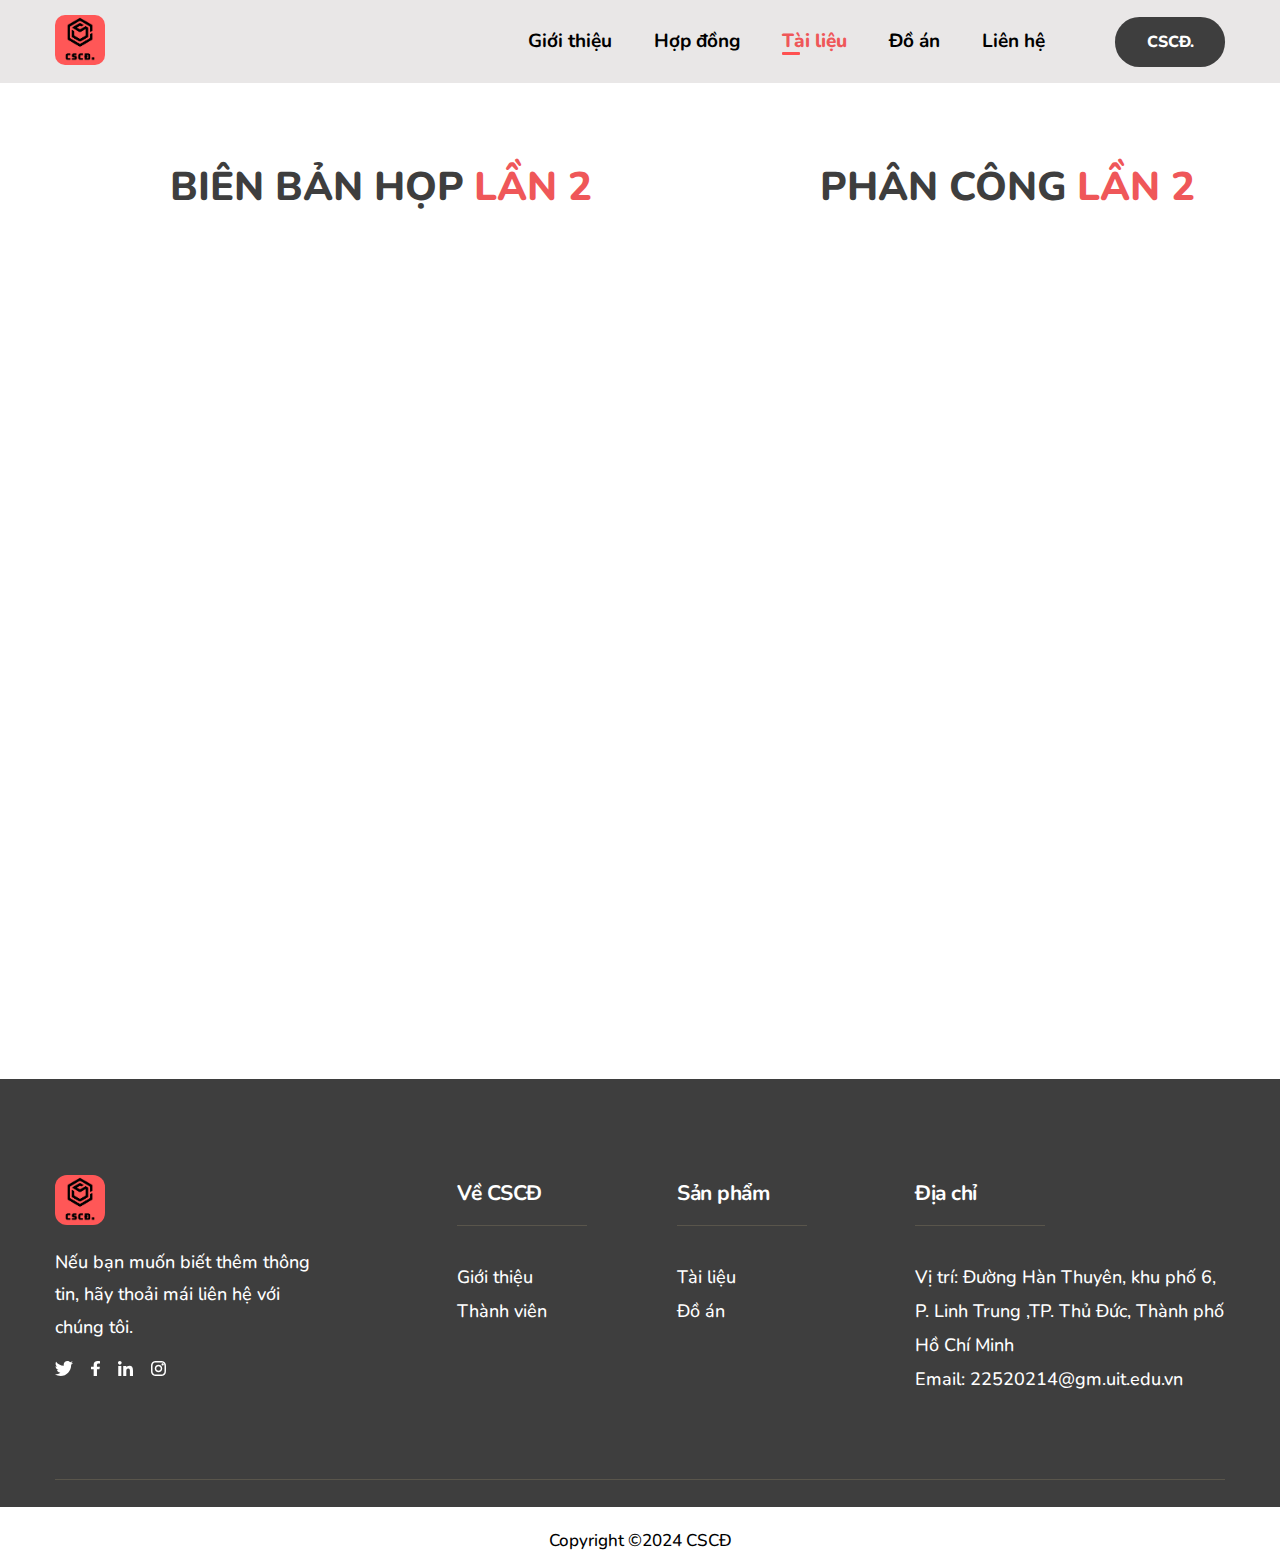
<file: tailieulan2.html>
<!DOCTYPE html>
<html lang="en">
    <head>
        <meta charset="UTF-8" />
        <meta name="viewport" content="width=device-width, initial-scale=1.0" />
        <title>Tài liệu lần 1</title>
        <!-- reset css -->
        <link rel="stylesheet" href="./assets/css/reset.css" />
        <!-- styles -->
        <link rel="stylesheet" href="./assets/css/styles.css" />
        <link rel="stylesheet" href="./assets/css/tailieulan1.css" />
        <!-- Embed font -->
        <link rel="preconnect" href="https://fonts.googleapis.com" />
        <link rel="preconnect" href="https://fonts.gstatic.com" crossorigin />
        <link
            href="https://fonts.googleapis.com/css2?family=Nunito:ital,wght@0,200..1000;1,200..1000&display=swap"
            rel="stylesheet"
        />
        <link
            rel="stylesheet"
            href="https://cdnjs.cloudflare.com/ajax/libs/font-awesome/6.5.1/css/all.min.css"
            integrity="sha512-DTOQO9RWCH3ppGqcWaEA1BIZOC6xxalwEsw9c2QQeAIftl+Vegovlnee1c9QX4TctnWMn13TZye+giMm8e2LwA=="
            crossorigin="anonymous"
            referrerpolicy="no-referrer"
        />
        <link
            rel="apple-touch-icon"
            sizes="57x57"
            href="./assets/favicon/apple-icon-57x57.png"
        />
        <link
            rel="apple-touch-icon"
            sizes="60x60"
            href="./assets/favicon/apple-icon-60x60.png"
        />
        <link
            rel="apple-touch-icon"
            sizes="72x72"
            href="./assets/favicon/apple-icon-72x72.png"
        />
        <link
            rel="apple-touch-icon"
            sizes="76x76"
            href="./assets/favicon/apple-icon-76x76.png"
        />
        <link
            rel="apple-touch-icon"
            sizes="114x114"
            href="./assets/favicon/apple-icon-114x114.png"
        />
        <link
            rel="apple-touch-icon"
            sizes="120x120"
            href="./assets/favicon/apple-icon-120x120.png"
        />
        <link
            rel="apple-touch-icon"
            sizes="144x144"
            href="./assets/favicon/apple-icon-144x144.png"
        />
        <link
            rel="apple-touch-icon"
            sizes="152x152"
            href="./assets/favicon/apple-icon-152x152.png"
        />
        <link
            rel="apple-touch-icon"
            sizes="180x180"
            href="./assets/favicon/apple-icon-180x180.png"
        />
        <link
            rel="icon"
            type="image/png"
            sizes="192x192"
            href="./assets/favicon/android-icon-192x192.png"
        />
        <link
            rel="icon"
            type="image/png"
            sizes="32x32"
            href="./assets/favicon/favicon-32x32.png"
        />
        <link
            rel="icon"
            type="image/png"
            sizes="96x96"
            href="./assets/favicon/favicon-96x96.png"
        />
        <link
            rel="icon"
            type="image/png"
            sizes="16x16"
            href="./assets/favicon/favicon-16x16.png"
        />
        <link rel="manifest" href="./assets/favicon/manifest.json" />
        <meta name="msapplication-TileColor" content="#ffffff" />
        <meta name="msapplication-TileImage" content="/ms-icon-144x144.png" />
        <meta name="theme-color" content="#ffffff" />
    </head>
    <body>
        <!-- Header -->

        <header class="header">
            <div class="content">
                <!-- Navbar -->
                <nav class="navbar">
                    <a>
                        <img
                            src="./assets/img/Logo-cscd.png"
                            alt="Lesson"
                            class="logo"
                    /></a>
                    <ul>
                        <li>
                            <a href="index.html">Giới thiệu</a>
                        </li>
                        <li>
                            <a href="contract.html">Hợp đồng</a>
                        </li>
                        <li>
                            <a
                                href="tailieu.html"
                                style="color: #ef5759; font-weight: 800"
                                class="active"
                                >Tài liệu</a
                            >
                        </li>
                        <li>
                            <a href="project.html">Đồ án</a>
                        </li>
                        <li>
                            <a href="#footer">Liên hệ</a>
                        </li>
                    </ul>
                    <a href="index.html" class="btn">CSCĐ.</a>
                </nav>
            </div>
        </header>

        <main>
            <div class="boxofpdf">
                <div class="pdf_1">
                    <div class="titleofpdf">
                        <h2 style="color: #3e3e3e" class="titleofpdf_h2">
                            BIÊN BẢN HỌP
                        </h2>
                        <h2 class="titleofpdf_h2">LẦN 2</h2>
                    </div>

                    <iframe
                        src="./assets/tai-lieu/lan2/Biên bản họp lần 2.pdf"
                        frameborder="0"
                        class="pdf"
                    ></iframe>
                </div>

                <div class="pdf_2">
                    <div class="titleofpdf">
                        <h2 style="color: #3e3e3e" class="titleofpdf_h2">
                            PHÂN CÔNG
                        </h2>
                        <h2 class="titleofpdf_h2">LẦN 2</h2>
                    </div>
                    <iframe
                        src="./assets/tai-lieu/lan2/Phân công công việc lần 2.pdf"
                        frameborder="0"
                        class="pdf"
                    ></iframe>
                </div>
            </div>
        </main>
        <!-- Footer -->
        <div class="footer" id="footer">
            <div class="content">
                <div class="row">
                    <!-- Column 1 -->
                    <div class="column">
                        <img
                            src="./assets/img/Logo-cscd.png"
                            alt="Lesson."
                            class="logo"
                        />
                        <p class="desc">
                            Nếu bạn muốn biết thêm thông tin, hãy thoải mái liên
                            hệ với chúng tôi.
                        </p>
                        <div class="social">
                            <a href="#!">
                                <img
                                    src="./assets/icons/twitter.svg"
                                    alt="twitter"
                                    class="icon"
                                />
                            </a>
                            <a
                                href="https://www.facebook.com/t.dat1309"
                                target="_blank"
                            >
                                <img
                                    src="./assets/icons/facebook.svg"
                                    alt="facebook"
                                    class="icon"
                                />
                            </a>
                            <a href="#!">
                                <img
                                    src="./assets/icons/linked_in.svg"
                                    alt="linked_in"
                                    class="icon"
                                />
                            </a>
                            <a href="#!">
                                <img
                                    src="./assets/icons/Instagram.svg"
                                    alt="Instagram"
                                    class="icon"
                                />
                            </a>
                        </div>
                    </div>

                    <!-- Column 2 -->
                    <div class="column">
                        <h3 class="heading">Về CSCĐ</h3>
                        <ul>
                            <li>
                                <a href="#intro">Giới thiệu</a>
                            </li>
                            <li>
                                <a href="#member">Thành viên</a>
                            </li>
                        </ul>
                    </div>

                    <!-- Column 3 -->
                    <div class="column">
                        <h3 class="heading">Sản phẩm</h3>
                        <ul>
                            <li>
                                <a href="tailieu.html">Tài liệu</a>
                            </li>
                            <li>
                                <a href="#!">Đồ án</a>
                            </li>
                        </ul>
                    </div>
                    <!-- Column 4 -->
                    <div class="column">
                        <h3 class="heading">Địa chỉ</h3>
                        <ul>
                            <li>
                                <a href="#!">
                                    <strong>Vị trí:</strong> Đường Hàn Thuyên,
                                    khu phố 6, P. Linh Trung ,TP. Thủ Đức, Thành
                                    phố Hồ Chí Minh
                                </a>
                            </li>
                            <li>
                                <a href="mailto:22520214@gm.uit.edu.vn">
                                    <strong>Email:</strong>
                                    22520214@gm.uit.edu.vn
                                </a>
                            </li>
                        </ul>
                    </div>
                </div>
                <span class="copyright">Copyright ©2024 CSCĐ</span>
            </div>
        </div>
    </body>
</html>
</file>
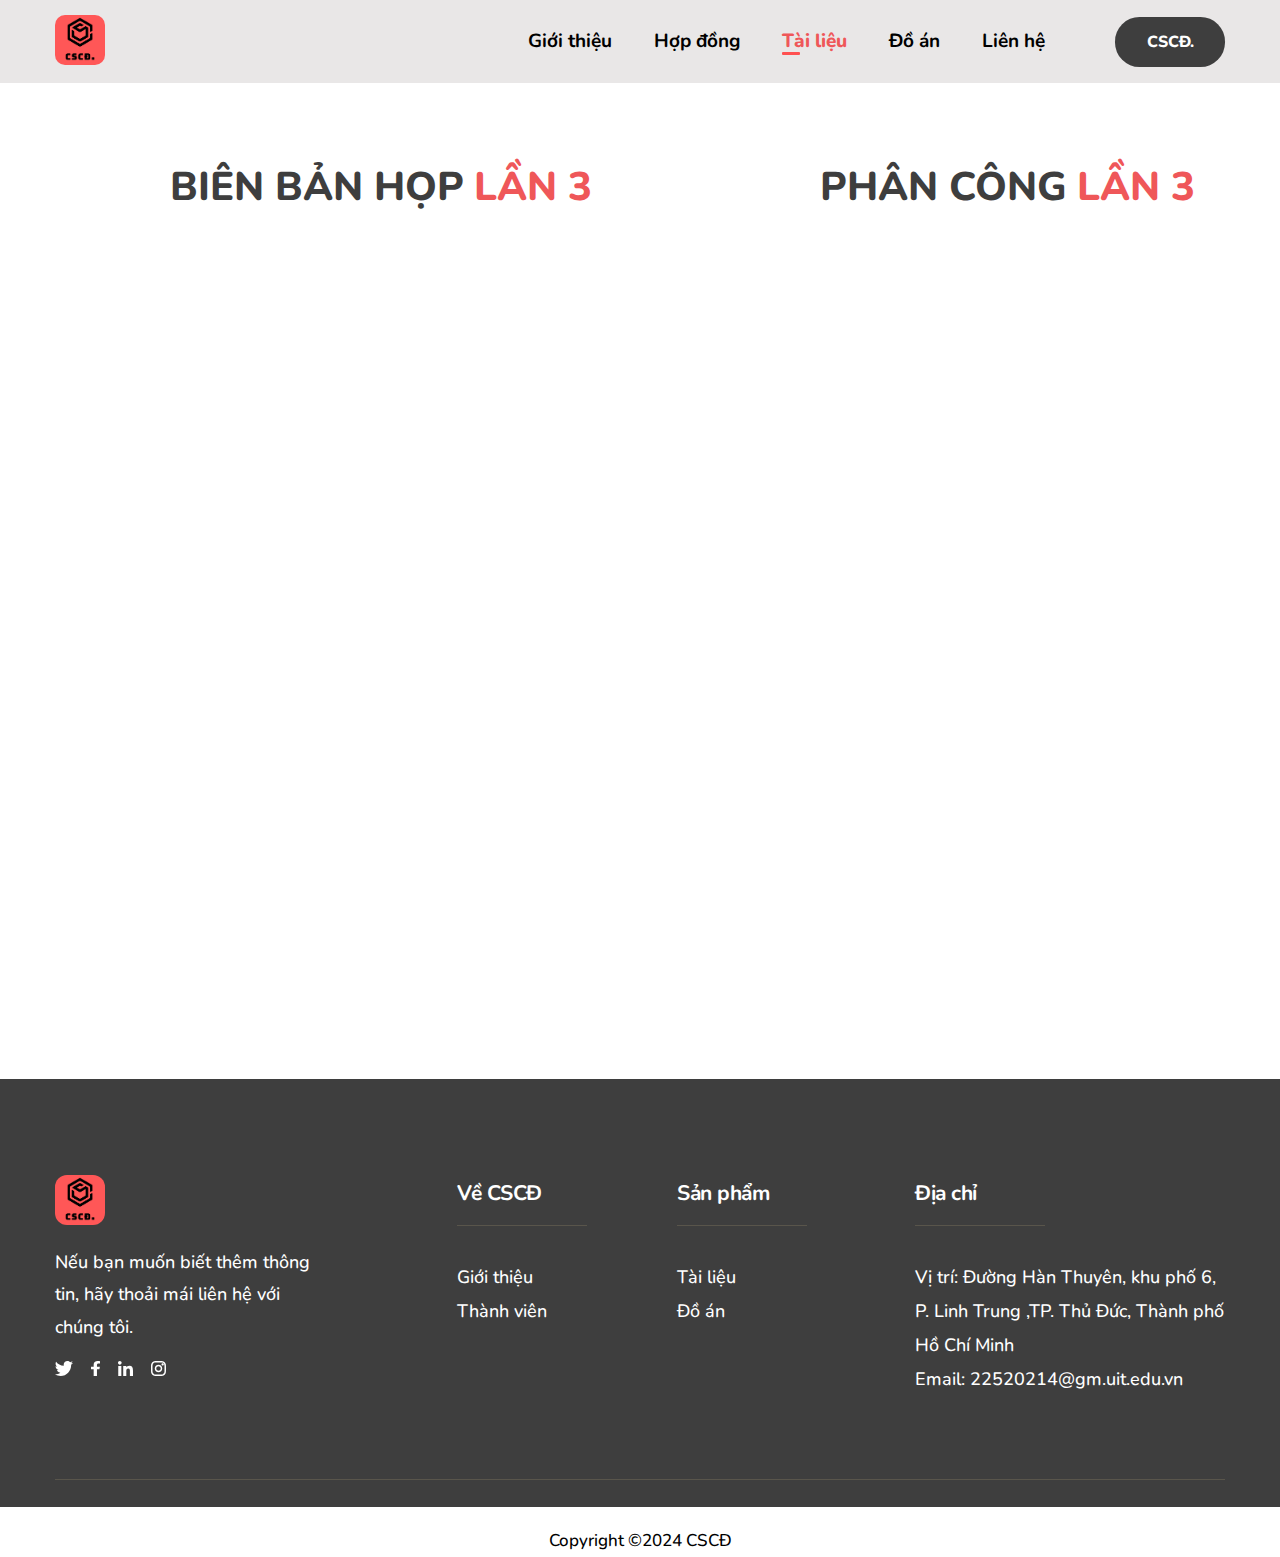
<file: tailieulan3.html>
<!DOCTYPE html>
<html lang="en">
    <head>
        <meta charset="UTF-8" />
        <meta name="viewport" content="width=device-width, initial-scale=1.0" />
        <title>Tài liệu lần 1</title>
        <!-- reset css -->
        <link rel="stylesheet" href="./assets/css/reset.css" />
        <!-- styles -->
        <link rel="stylesheet" href="./assets/css/styles.css" />
        <link rel="stylesheet" href="./assets/css/tailieulan1.css" />
        <!-- Embed font -->
        <link rel="preconnect" href="https://fonts.googleapis.com" />
        <link rel="preconnect" href="https://fonts.gstatic.com" crossorigin />
        <link
            href="https://fonts.googleapis.com/css2?family=Nunito:ital,wght@0,200..1000;1,200..1000&display=swap"
            rel="stylesheet"
        />
        <link
            rel="stylesheet"
            href="https://cdnjs.cloudflare.com/ajax/libs/font-awesome/6.5.1/css/all.min.css"
            integrity="sha512-DTOQO9RWCH3ppGqcWaEA1BIZOC6xxalwEsw9c2QQeAIftl+Vegovlnee1c9QX4TctnWMn13TZye+giMm8e2LwA=="
            crossorigin="anonymous"
            referrerpolicy="no-referrer"
        />
        <link
            rel="apple-touch-icon"
            sizes="57x57"
            href="./assets/favicon/apple-icon-57x57.png"
        />
        <link
            rel="apple-touch-icon"
            sizes="60x60"
            href="./assets/favicon/apple-icon-60x60.png"
        />
        <link
            rel="apple-touch-icon"
            sizes="72x72"
            href="./assets/favicon/apple-icon-72x72.png"
        />
        <link
            rel="apple-touch-icon"
            sizes="76x76"
            href="./assets/favicon/apple-icon-76x76.png"
        />
        <link
            rel="apple-touch-icon"
            sizes="114x114"
            href="./assets/favicon/apple-icon-114x114.png"
        />
        <link
            rel="apple-touch-icon"
            sizes="120x120"
            href="./assets/favicon/apple-icon-120x120.png"
        />
        <link
            rel="apple-touch-icon"
            sizes="144x144"
            href="./assets/favicon/apple-icon-144x144.png"
        />
        <link
            rel="apple-touch-icon"
            sizes="152x152"
            href="./assets/favicon/apple-icon-152x152.png"
        />
        <link
            rel="apple-touch-icon"
            sizes="180x180"
            href="./assets/favicon/apple-icon-180x180.png"
        />
        <link
            rel="icon"
            type="image/png"
            sizes="192x192"
            href="./assets/favicon/android-icon-192x192.png"
        />
        <link
            rel="icon"
            type="image/png"
            sizes="32x32"
            href="./assets/favicon/favicon-32x32.png"
        />
        <link
            rel="icon"
            type="image/png"
            sizes="96x96"
            href="./assets/favicon/favicon-96x96.png"
        />
        <link
            rel="icon"
            type="image/png"
            sizes="16x16"
            href="./assets/favicon/favicon-16x16.png"
        />
        <link rel="manifest" href="./assets/favicon/manifest.json" />
        <meta name="msapplication-TileColor" content="#ffffff" />
        <meta name="msapplication-TileImage" content="/ms-icon-144x144.png" />
        <meta name="theme-color" content="#ffffff" />
    </head>
    <body>
        <!-- Header -->

        <header class="header">
            <div class="content">
                <!-- Navbar -->
                <nav class="navbar">
                    <a>
                        <img
                            src="./assets/img/Logo-cscd.png"
                            alt="Lesson"
                            class="logo"
                    /></a>
                    <ul>
                        <li>
                            <a href="index.html">Giới thiệu</a>
                        </li>
                        <li>
                            <a href="contract.html">Hợp đồng</a>
                        </li>
                        <li>
                            <a
                                href="tailieu.html"
                                style="color: #ef5759; font-weight: 800"
                                class="active"
                                >Tài liệu</a
                            >
                        </li>
                        <li>
                            <a href="project.html">Đồ án</a>
                        </li>
                        <li>
                            <a href="#footer">Liên hệ</a>
                        </li>
                    </ul>
                    <a href="index.html" class="btn">CSCĐ.</a>
                </nav>
            </div>
        </header>

        <main>
            <div class="boxofpdf">
                <div class="pdf_1">
                    <div class="titleofpdf">
                        <h2 style="color: #3e3e3e" class="titleofpdf_h2">
                            BIÊN BẢN HỌP
                        </h2>
                        <h2 class="titleofpdf_h2">LẦN 3</h2>
                    </div>

                    <iframe
                        src="./assets/tai-lieu/lan3/Biên bản họp lần 3.pdf"
                        frameborder="0"
                        class="pdf"
                    ></iframe>
                </div>

                <div class="pdf_2">
                    <div class="titleofpdf">
                        <h2 style="color: #3e3e3e" class="titleofpdf_h2">
                            PHÂN CÔNG
                        </h2>
                        <h2 class="titleofpdf_h2">LẦN 3</h2>
                    </div>
                    <iframe
                        src="./assets/tai-lieu/lan3/phan cong lan 3.pdf"
                        frameborder="0"
                        class="pdf"
                    ></iframe>
                </div>
            </div>
        </main>
        <!-- Footer -->
        <div class="footer" id="footer">
            <div class="content">
                <div class="row">
                    <!-- Column 1 -->
                    <div class="column">
                        <img
                            src="./assets/img/Logo-cscd.png"
                            alt="Lesson."
                            class="logo"
                        />
                        <p class="desc">
                            Nếu bạn muốn biết thêm thông tin, hãy thoải mái liên
                            hệ với chúng tôi.
                        </p>
                        <div class="social">
                            <a href="#!">
                                <img
                                    src="./assets/icons/twitter.svg"
                                    alt="twitter"
                                    class="icon"
                                />
                            </a>
                            <a
                                href="https://www.facebook.com/t.dat1309"
                                target="_blank"
                            >
                                <img
                                    src="./assets/icons/facebook.svg"
                                    alt="facebook"
                                    class="icon"
                                />
                            </a>
                            <a href="#!">
                                <img
                                    src="./assets/icons/linked_in.svg"
                                    alt="linked_in"
                                    class="icon"
                                />
                            </a>
                            <a href="#!">
                                <img
                                    src="./assets/icons/Instagram.svg"
                                    alt="Instagram"
                                    class="icon"
                                />
                            </a>
                        </div>
                    </div>

                    <!-- Column 2 -->
                    <div class="column">
                        <h3 class="heading">Về CSCĐ</h3>
                        <ul>
                            <li>
                                <a href="#intro">Giới thiệu</a>
                            </li>
                            <li>
                                <a href="#member">Thành viên</a>
                            </li>
                        </ul>
                    </div>

                    <!-- Column 3 -->
                    <div class="column">
                        <h3 class="heading">Sản phẩm</h3>
                        <ul>
                            <li>
                                <a href="tailieu.html">Tài liệu</a>
                            </li>
                            <li>
                                <a href="#!">Đồ án</a>
                            </li>
                        </ul>
                    </div>
                    <!-- Column 4 -->
                    <div class="column">
                        <h3 class="heading">Địa chỉ</h3>
                        <ul>
                            <li>
                                <a href="#!">
                                    <strong>Vị trí:</strong> Đường Hàn Thuyên,
                                    khu phố 6, P. Linh Trung ,TP. Thủ Đức, Thành
                                    phố Hồ Chí Minh
                                </a>
                            </li>
                            <li>
                                <a href="mailto:22520214@gm.uit.edu.vn">
                                    <strong>Email:</strong>
                                    22520214@gm.uit.edu.vn
                                </a>
                            </li>
                        </ul>
                    </div>
                </div>
                <span class="copyright">Copyright ©2024 CSCĐ</span>
            </div>
        </div>
    </body>
</html>
</file>
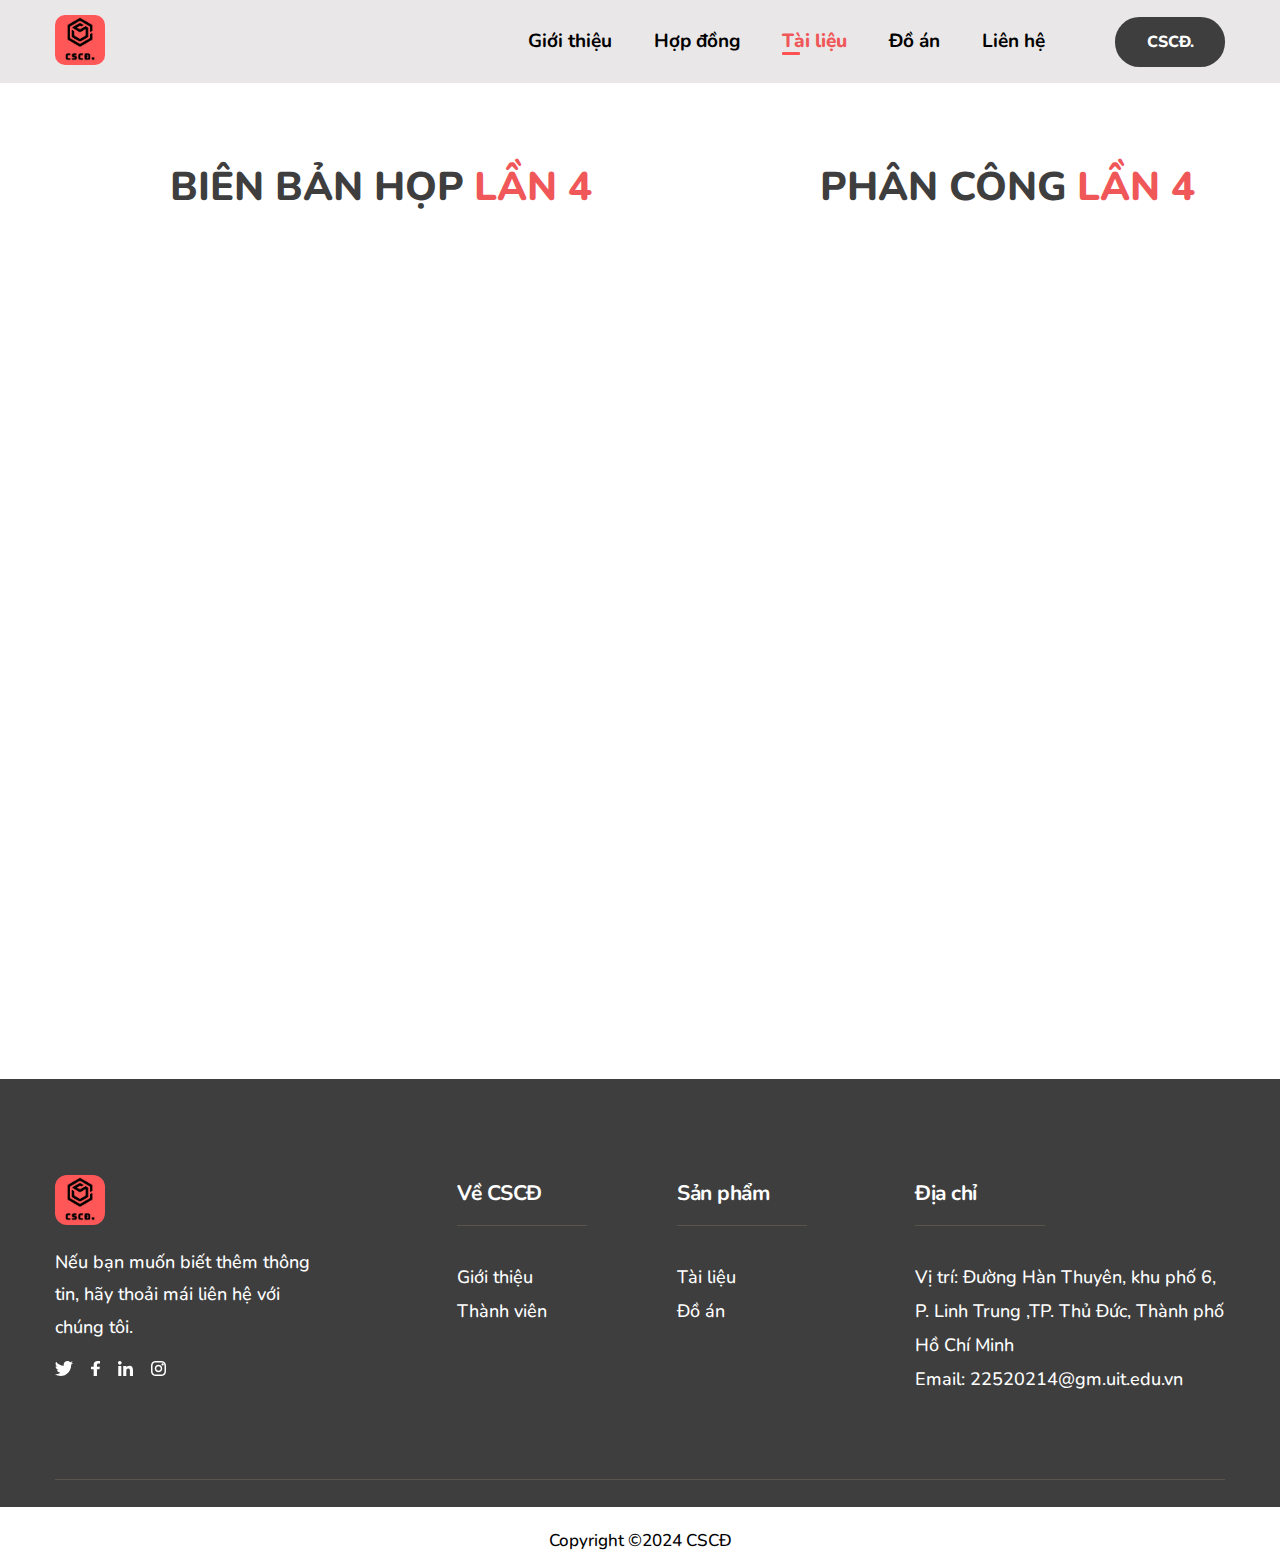
<file: tailieulan4.html>
<!DOCTYPE html>
<html lang="en">
    <head>
        <meta charset="UTF-8" />
        <meta name="viewport" content="width=device-width, initial-scale=1.0" />
        <title>Tài liệu lần 1</title>
        <!-- reset css -->
        <link rel="stylesheet" href="./assets/css/reset.css" />
        <!-- styles -->
        <link rel="stylesheet" href="./assets/css/styles.css" />
        <link rel="stylesheet" href="./assets/css/tailieulan1.css" />
        <!-- Embed font -->
        <link rel="preconnect" href="https://fonts.googleapis.com" />
        <link rel="preconnect" href="https://fonts.gstatic.com" crossorigin />
        <link
            href="https://fonts.googleapis.com/css2?family=Nunito:ital,wght@0,200..1000;1,200..1000&display=swap"
            rel="stylesheet"
        />
        <link
            rel="stylesheet"
            href="https://cdnjs.cloudflare.com/ajax/libs/font-awesome/6.5.1/css/all.min.css"
            integrity="sha512-DTOQO9RWCH3ppGqcWaEA1BIZOC6xxalwEsw9c2QQeAIftl+Vegovlnee1c9QX4TctnWMn13TZye+giMm8e2LwA=="
            crossorigin="anonymous"
            referrerpolicy="no-referrer"
        />
        <link
            rel="apple-touch-icon"
            sizes="57x57"
            href="./assets/favicon/apple-icon-57x57.png"
        />
        <link
            rel="apple-touch-icon"
            sizes="60x60"
            href="./assets/favicon/apple-icon-60x60.png"
        />
        <link
            rel="apple-touch-icon"
            sizes="72x72"
            href="./assets/favicon/apple-icon-72x72.png"
        />
        <link
            rel="apple-touch-icon"
            sizes="76x76"
            href="./assets/favicon/apple-icon-76x76.png"
        />
        <link
            rel="apple-touch-icon"
            sizes="114x114"
            href="./assets/favicon/apple-icon-114x114.png"
        />
        <link
            rel="apple-touch-icon"
            sizes="120x120"
            href="./assets/favicon/apple-icon-120x120.png"
        />
        <link
            rel="apple-touch-icon"
            sizes="144x144"
            href="./assets/favicon/apple-icon-144x144.png"
        />
        <link
            rel="apple-touch-icon"
            sizes="152x152"
            href="./assets/favicon/apple-icon-152x152.png"
        />
        <link
            rel="apple-touch-icon"
            sizes="180x180"
            href="./assets/favicon/apple-icon-180x180.png"
        />
        <link
            rel="icon"
            type="image/png"
            sizes="192x192"
            href="./assets/favicon/android-icon-192x192.png"
        />
        <link
            rel="icon"
            type="image/png"
            sizes="32x32"
            href="./assets/favicon/favicon-32x32.png"
        />
        <link
            rel="icon"
            type="image/png"
            sizes="96x96"
            href="./assets/favicon/favicon-96x96.png"
        />
        <link
            rel="icon"
            type="image/png"
            sizes="16x16"
            href="./assets/favicon/favicon-16x16.png"
        />
        <link rel="manifest" href="./assets/favicon/manifest.json" />
        <meta name="msapplication-TileColor" content="#ffffff" />
        <meta name="msapplication-TileImage" content="/ms-icon-144x144.png" />
        <meta name="theme-color" content="#ffffff" />
    </head>
    <body>
        <!-- Header -->

        <header class="header">
            <div class="content">
                <!-- Navbar -->
                <nav class="navbar">
                    <a>
                        <img
                            src="./assets/img/Logo-cscd.png"
                            alt="Lesson"
                            class="logo"
                    /></a>
                    <ul>
                        <li>
                            <a href="index.html">Giới thiệu</a>
                        </li>
                        <li>
                            <a href="contract.html">Hợp đồng</a>
                        </li>
                        <li>
                            <a
                                href="tailieu.html"
                                style="color: #ef5759; font-weight: 800"
                                class="active"
                                >Tài liệu</a
                            >
                        </li>
                        <li>
                            <a href="project.html">Đồ án</a>
                        </li>
                        <li>
                            <a href="#footer">Liên hệ</a>
                        </li>
                    </ul>
                    <a href="index.html" class="btn">CSCĐ.</a>
                </nav>
            </div>
        </header>

        <main>
            <div class="boxofpdf">
                <div class="pdf_1">
                    <div class="titleofpdf">
                        <h2 style="color: #3e3e3e" class="titleofpdf_h2">
                            BIÊN BẢN HỌP
                        </h2>
                        <h2 class="titleofpdf_h2">LẦN 4</h2>
                    </div>

                    <iframe
                        src="./assets/tai-lieu/lan4/Biên-bản-họp-lần-4.pdf"
                        frameborder="0"
                        class="pdf"
                    ></iframe>
                </div>

                <div class="pdf_2">
                    <div class="titleofpdf">
                        <h2 style="color: #3e3e3e" class="titleofpdf_h2">
                            PHÂN CÔNG
                        </h2>
                        <h2 class="titleofpdf_h2">LẦN 4</h2>
                    </div>
                    <iframe
                        src="./assets/tai-lieu/lan4/phan-cong-lan-4.pdf"
                        frameborder="0"
                        class="pdf"
                    ></iframe>
                </div>
            </div>
        </main>
        <!-- Footer -->
        <div class="footer" id="footer">
            <div class="content">
                <div class="row">
                    <!-- Column 1 -->
                    <div class="column">
                        <img
                            src="./assets/img/Logo-cscd.png"
                            alt="Lesson."
                            class="logo"
                        />
                        <p class="desc">
                            Nếu bạn muốn biết thêm thông tin, hãy thoải mái liên
                            hệ với chúng tôi.
                        </p>
                        <div class="social">
                            <a href="#!">
                                <img
                                    src="./assets/icons/twitter.svg"
                                    alt="twitter"
                                    class="icon"
                                />
                            </a>
                            <a
                                href="https://www.facebook.com/t.dat1309"
                                target="_blank"
                            >
                                <img
                                    src="./assets/icons/facebook.svg"
                                    alt="facebook"
                                    class="icon"
                                />
                            </a>
                            <a href="#!">
                                <img
                                    src="./assets/icons/linked_in.svg"
                                    alt="linked_in"
                                    class="icon"
                                />
                            </a>
                            <a href="#!">
                                <img
                                    src="./assets/icons/Instagram.svg"
                                    alt="Instagram"
                                    class="icon"
                                />
                            </a>
                        </div>
                    </div>

                    <!-- Column 2 -->
                    <div class="column">
                        <h3 class="heading">Về CSCĐ</h3>
                        <ul>
                            <li>
                                <a href="#intro">Giới thiệu</a>
                            </li>
                            <li>
                                <a href="#member">Thành viên</a>
                            </li>
                        </ul>
                    </div>

                    <!-- Column 3 -->
                    <div class="column">
                        <h3 class="heading">Sản phẩm</h3>
                        <ul>
                            <li>
                                <a href="tailieu.html">Tài liệu</a>
                            </li>
                            <li>
                                <a href="#!">Đồ án</a>
                            </li>
                        </ul>
                    </div>
                    <!-- Column 4 -->
                    <div class="column">
                        <h3 class="heading">Địa chỉ</h3>
                        <ul>
                            <li>
                                <a href="#!">
                                    <strong>Vị trí:</strong> Đường Hàn Thuyên,
                                    khu phố 6, P. Linh Trung ,TP. Thủ Đức, Thành
                                    phố Hồ Chí Minh
                                </a>
                            </li>
                            <li>
                                <a href="mailto:22520214@gm.uit.edu.vn">
                                    <strong>Email:</strong>
                                    22520214@gm.uit.edu.vn
                                </a>
                            </li>
                        </ul>
                    </div>
                </div>
                <span class="copyright">Copyright ©2024 CSCĐ</span>
            </div>
        </div>
    </body>
</html>
</file>
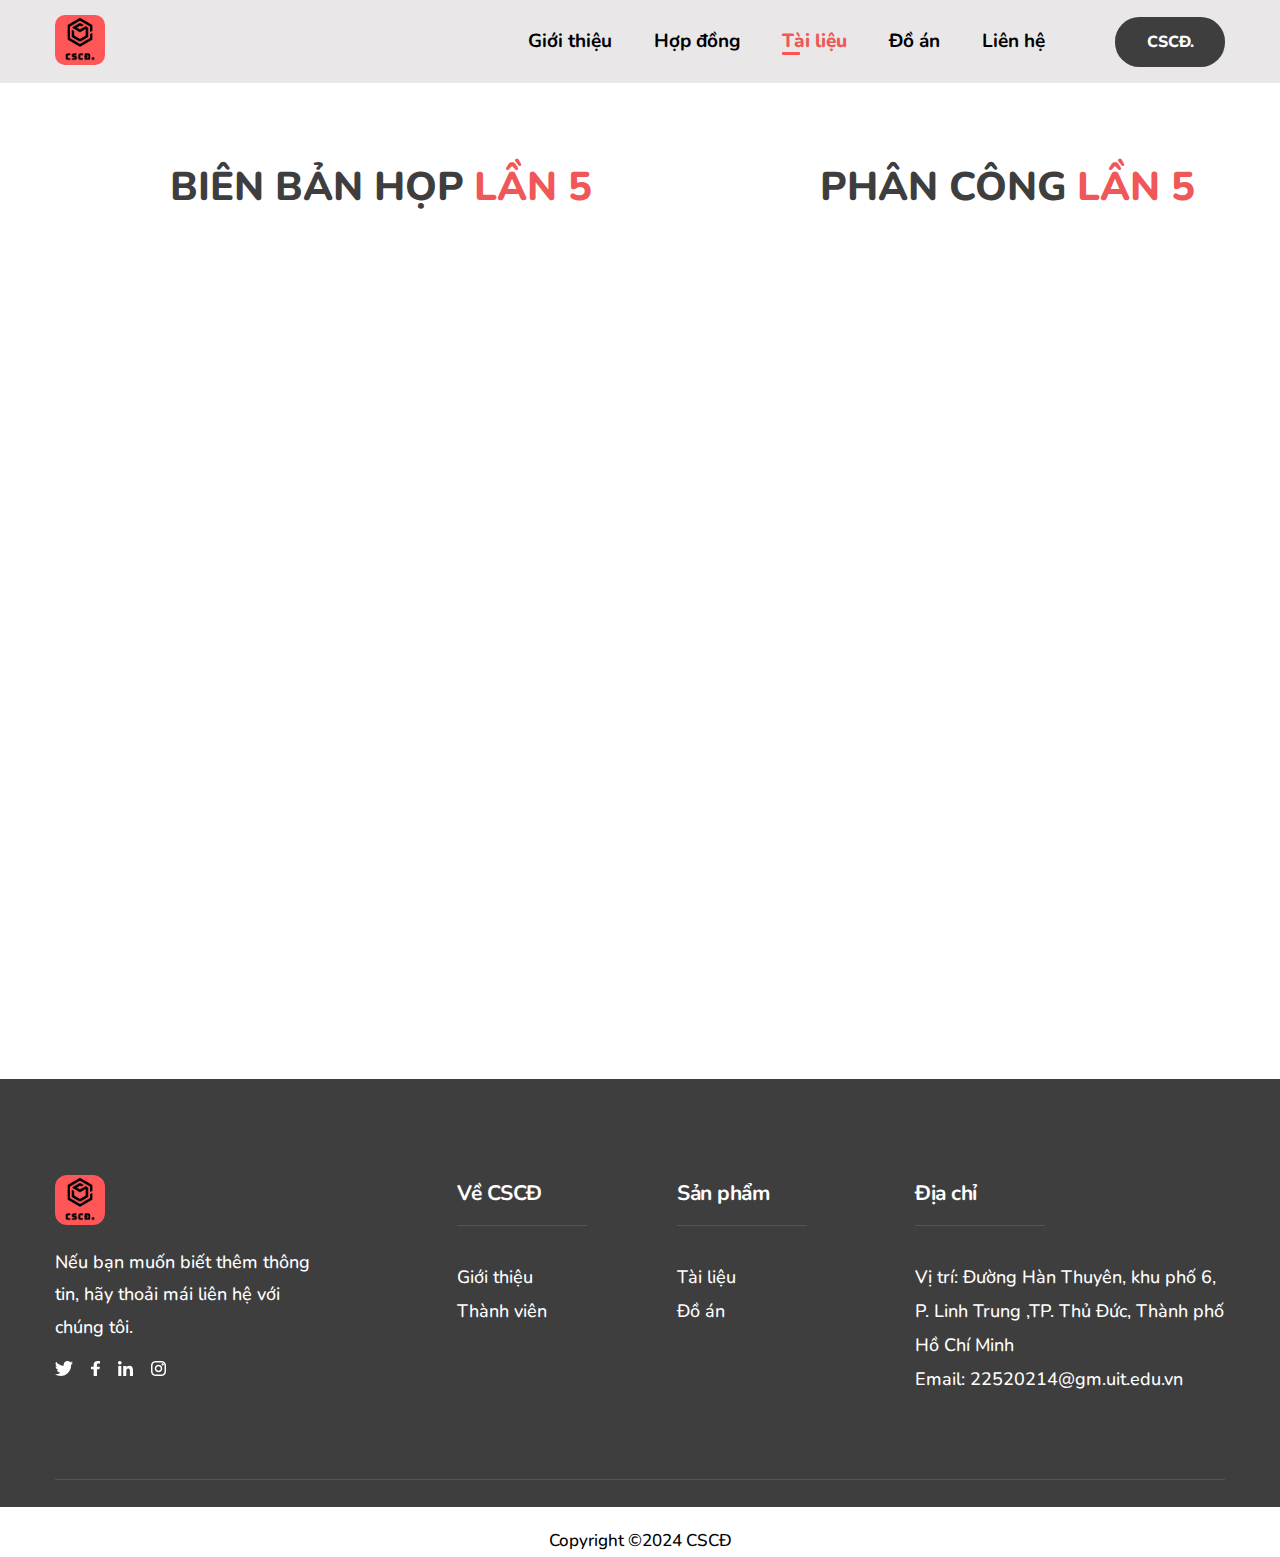
<file: tailieulan5.html>
<!DOCTYPE html>
<html lang="en">
    <head>
        <meta charset="UTF-8" />
        <meta name="viewport" content="width=device-width, initial-scale=1.0" />
        <title>Tài liệu lần 1</title>
        <!-- reset css -->
        <link rel="stylesheet" href="./assets/css/reset.css" />
        <!-- styles -->
        <link rel="stylesheet" href="./assets/css/styles.css" />
        <link rel="stylesheet" href="./assets/css/tailieulan1.css" />
        <!-- Embed font -->
        <link rel="preconnect" href="https://fonts.googleapis.com" />
        <link rel="preconnect" href="https://fonts.gstatic.com" crossorigin />
        <link
            href="https://fonts.googleapis.com/css2?family=Nunito:ital,wght@0,200..1000;1,200..1000&display=swap"
            rel="stylesheet"
        />
        <link
            rel="stylesheet"
            href="https://cdnjs.cloudflare.com/ajax/libs/font-awesome/6.5.1/css/all.min.css"
            integrity="sha512-DTOQO9RWCH3ppGqcWaEA1BIZOC6xxalwEsw9c2QQeAIftl+Vegovlnee1c9QX4TctnWMn13TZye+giMm8e2LwA=="
            crossorigin="anonymous"
            referrerpolicy="no-referrer"
        />
        <link
            rel="apple-touch-icon"
            sizes="57x57"
            href="./assets/favicon/apple-icon-57x57.png"
        />
        <link
            rel="apple-touch-icon"
            sizes="60x60"
            href="./assets/favicon/apple-icon-60x60.png"
        />
        <link
            rel="apple-touch-icon"
            sizes="72x72"
            href="./assets/favicon/apple-icon-72x72.png"
        />
        <link
            rel="apple-touch-icon"
            sizes="76x76"
            href="./assets/favicon/apple-icon-76x76.png"
        />
        <link
            rel="apple-touch-icon"
            sizes="114x114"
            href="./assets/favicon/apple-icon-114x114.png"
        />
        <link
            rel="apple-touch-icon"
            sizes="120x120"
            href="./assets/favicon/apple-icon-120x120.png"
        />
        <link
            rel="apple-touch-icon"
            sizes="144x144"
            href="./assets/favicon/apple-icon-144x144.png"
        />
        <link
            rel="apple-touch-icon"
            sizes="152x152"
            href="./assets/favicon/apple-icon-152x152.png"
        />
        <link
            rel="apple-touch-icon"
            sizes="180x180"
            href="./assets/favicon/apple-icon-180x180.png"
        />
        <link
            rel="icon"
            type="image/png"
            sizes="192x192"
            href="./assets/favicon/android-icon-192x192.png"
        />
        <link
            rel="icon"
            type="image/png"
            sizes="32x32"
            href="./assets/favicon/favicon-32x32.png"
        />
        <link
            rel="icon"
            type="image/png"
            sizes="96x96"
            href="./assets/favicon/favicon-96x96.png"
        />
        <link
            rel="icon"
            type="image/png"
            sizes="16x16"
            href="./assets/favicon/favicon-16x16.png"
        />
        <link rel="manifest" href="./assets/favicon/manifest.json" />
        <meta name="msapplication-TileColor" content="#ffffff" />
        <meta name="msapplication-TileImage" content="/ms-icon-144x144.png" />
        <meta name="theme-color" content="#ffffff" />
    </head>
    <body>
        <!-- Header -->

        <header class="header">
            <div class="content">
                <!-- Navbar -->
                <nav class="navbar">
                    <a>
                        <img
                            src="./assets/img/Logo-cscd.png"
                            alt="Lesson"
                            class="logo"
                    /></a>
                    <ul>
                        <li>
                            <a href="index.html">Giới thiệu</a>
                        </li>
                        <li>
                            <a href="contract.html">Hợp đồng</a>
                        </li>
                        <li>
                            <a
                                href="tailieu.html"
                                style="color: #ef5759; font-weight: 800"
                                class="active"
                                >Tài liệu</a
                            >
                        </li>
                        <li>
                            <a href="project.html">Đồ án</a>
                        </li>
                        <li>
                            <a href="#footer">Liên hệ</a>
                        </li>
                    </ul>
                    <a href="index.html" class="btn">CSCĐ.</a>
                </nav>
            </div>
        </header>

        <main>
            <div class="boxofpdf">
                <div class="pdf_1">
                    <div class="titleofpdf">
                        <h2 style="color: #3e3e3e" class="titleofpdf_h2">
                            BIÊN BẢN HỌP
                        </h2>
                        <h2 class="titleofpdf_h2">LẦN 5</h2>
                    </div>

                    <iframe
                        src="./assets/tai-lieu/lan5/Biên-bản-họp-lần-5.pdf"
                        frameborder="0"
                        class="pdf"
                    ></iframe>
                </div>

                <div class="pdf_2">
                    <div class="titleofpdf">
                        <h2 style="color: #3e3e3e" class="titleofpdf_h2">
                            PHÂN CÔNG
                        </h2>
                        <h2 class="titleofpdf_h2">LẦN 5</h2>
                    </div>
                    <iframe
                        src="./assets/tai-lieu/lan5/phan-cong-lan-5.pdf"
                        frameborder="0"
                        class="pdf"
                    ></iframe>
                </div>
            </div>
        </main>
        <!-- Footer -->
        <div class="footer" id="footer">
            <div class="content">
                <div class="row">
                    <!-- Column 1 -->
                    <div class="column">
                        <img
                            src="./assets/img/Logo-cscd.png"
                            alt="Lesson."
                            class="logo"
                        />
                        <p class="desc">
                            Nếu bạn muốn biết thêm thông tin, hãy thoải mái liên
                            hệ với chúng tôi.
                        </p>
                        <div class="social">
                            <a href="#!">
                                <img
                                    src="./assets/icons/twitter.svg"
                                    alt="twitter"
                                    class="icon"
                                />
                            </a>
                            <a
                                href="https://www.facebook.com/t.dat1309"
                                target="_blank"
                            >
                                <img
                                    src="./assets/icons/facebook.svg"
                                    alt="facebook"
                                    class="icon"
                                />
                            </a>
                            <a href="#!">
                                <img
                                    src="./assets/icons/linked_in.svg"
                                    alt="linked_in"
                                    class="icon"
                                />
                            </a>
                            <a href="#!">
                                <img
                                    src="./assets/icons/Instagram.svg"
                                    alt="Instagram"
                                    class="icon"
                                />
                            </a>
                        </div>
                    </div>

                    <!-- Column 2 -->
                    <div class="column">
                        <h3 class="heading">Về CSCĐ</h3>
                        <ul>
                            <li>
                                <a href="#intro">Giới thiệu</a>
                            </li>
                            <li>
                                <a href="#member">Thành viên</a>
                            </li>
                        </ul>
                    </div>

                    <!-- Column 3 -->
                    <div class="column">
                        <h3 class="heading">Sản phẩm</h3>
                        <ul>
                            <li>
                                <a href="tailieu.html">Tài liệu</a>
                            </li>
                            <li>
                                <a href="#!">Đồ án</a>
                            </li>
                        </ul>
                    </div>
                    <!-- Column 4 -->
                    <div class="column">
                        <h3 class="heading">Địa chỉ</h3>
                        <ul>
                            <li>
                                <a href="#!">
                                    <strong>Vị trí:</strong> Đường Hàn Thuyên,
                                    khu phố 6, P. Linh Trung ,TP. Thủ Đức, Thành
                                    phố Hồ Chí Minh
                                </a>
                            </li>
                            <li>
                                <a href="mailto:22520214@gm.uit.edu.vn">
                                    <strong>Email:</strong>
                                    22520214@gm.uit.edu.vn
                                </a>
                            </li>
                        </ul>
                    </div>
                </div>
                <span class="copyright">Copyright ©2024 CSCĐ</span>
            </div>
        </div>
    </body>
</html>
</file>
<file: assets/css/styles.css>
* {
    box-sizing: border-box;
}
html {
    font-size: 62.5%;
    scroll-behavior: smooth;
}

body {
    font-size: 1.6rem;
    font-family: "Nunito", sans-serif;
}

.content {
    width: 1170px;
    max-width: calc(100% - 48px);
    margin-right: auto;
    margin-left: auto;
}

a {
    text-decoration: none;
}

.btn {
    min-width: 118px;
    border-radius: 24.5px;
    background-color: #171100;
    color: #ffffff;
    display: inline-block;
    font-family: Nunito;
    font-size: 1.6rem;
    font-weight: 700;
    padding: 17px 0;
    text-align: center;
}
.btn:hover {
    opacity: 0.9;
    cursor: pointer;
}
.heading {
    font-family: Nunito;
    font-size: 5.8rem;
    font-weight: 900;
    line-height: 1.2;
    letter-spacing: -0.02em;
    text-align: left;
}
.desc {
    font-family: Nunito;
    font-size: 1.8rem;
    font-weight: 400;
    line-height: 1.6;
    letter-spacing: 0em;
    text-align: left;
    color: #5f5b53;
}

/* =====================================Header============================= */
.header {
    position: sticky;
    top: 0;
    /* background-color: #ff5151; */
    background-color: #fff;
    z-index: 1;
    background-color: #e9e7e7;
}
/* ========================================Navigation============================== */
.navbar {
    display: flex;
    align-items: center;
    padding: 15px 0;
}

.navbar .logo {
    width: 50px;
    height: 50px;
    object-fit: cover;
    border-radius: 10px;
}
.navbar ul {
    display: flex;
    margin-left: auto;
    margin-right: 70px;
    gap: 42px;
}

.navbar ul:last-child {
    margin-right: 0px;
}

.navbar ul a {
    position: relative;
    font-size: 1.9rem;
    font-weight: 700;
    text-align: center;
    color: black;
}
.navbar ul a:hover {
    text-shadow: 1px 0 0 currentColor;
    color: black;
}
.navbar .btn {
    min-width: 110px;
    font-weight: 800;
    background-color: rgb(62, 62, 62);
}

.navbar ul li a.active::after {
    position: absolute;
    content: "";
    display: block;
    background-color: #ff5151;
    width: 18px;
    height: 3px;
    border-radius: 1px;
    bottom: -1px;
}

/* ======================================Hero=================================== */
.hero-wrap {
    padding-top: 64px;
    /* background-color: #fffced;   */
    height: calc(100vh - 90px);
}
.hero-wrap .body {
    display: flex;
}
.hero .body {
    display: flex;
}
.hero .images {
    margin-left: auto;
}
.hero .images .img {
    width: 470px;
    height: 440px;
    object-fit: cover;
    border-radius: 16px;
}
.hero .hero-content {
    width: 50%;
    margin-top: 58px;
    margin-left: 0px;
}
.hero .hero-content .heading {
    font-family: Nunito;
    font-size: 4rem;
    font-weight: 900;
    line-height: 1.3;
    letter-spacing: -0.02em;
    text-align: left;
}
.hero .hero-content .desc {
    font-size: 1.8rem;
    font-weight: 500;
    line-height: 1.75;
    letter-spacing: 0em;
    text-align: left;
    margin-top: 16px;
}
.hero .btn {
    display: flex;
    align-items: center;
    justify-content: center;
    width: 200px;
    font-weight: 800px;
    border-radius: 35px;
    background-color: #ff5151;
    color: #282725;
    padding: 15px 0;
    font-size: 1.8rem;
    box-shadow: 0px 13px 26px -8px #ff5b2e6b;
    margin-top: 35px;
}
.hero .arrow {
    margin-left: 8px;
    width: 30px;
    height: 30px;
    background-color: #282725;
    border-radius: 50%;
    display: flex;
    align-items: center;
    justify-content: center;
    font-weight: 700px;
}
.hero .arrow img {
    width: 15px;
    height: 15px;
}

/* =============================introduce======================================== */

.introduce {
    margin-bottom: 180px;
    padding-top: 90px;
}
.introduce .heading {
    font-size: 3.8rem;
    margin-bottom: 18px;
}

.introduce-top {
    display: flex;
    align-items: center;
}

.introduce-top .desc {
    min-width: 458px;
    font-weight: 500;
    font-size: 1.8;
}
/* member-list */
.introduce .member-list {
    display: flex;
    justify-content: center;
    margin-top: 150px;
    gap: 50px;
}
.introduce .member-list:last-child {
    margin-top: 10px;
}

.introduce .member-list .item {
    width: 30%;
    height: 466px;
    border-radius: 12px 12px 0px 0px;
}

.introduce .member-list .item-img {
    width: 100%;
    height: 250px;
    background-color: #2f2e2e;
    position: relative;
    border-radius: 12px;
    background-image: linear-gradient(
        270.3deg,
        rgba(84, 212, 228, 1) 0.2%,
        rgba(68, 36, 164, 1) 100%
    );
}
.introduce .member-list .item:nth-child(2) .item-img {
    width: 100%;
    height: 250px;
    background-color: #177b3d;
    position: relative;
    border-radius: 12px;
    background-image: linear-gradient(90deg, #fad961 0%, #f76b1c 100%);
}
.introduce .member-list .item:nth-child(3) .item-img {
    width: 100%;
    height: 250px;
    background-color: #947538;
    position: relative;
    border-radius: 12px;
    background-color: #08aeea;
    background-image: linear-gradient(0deg, #08aeea 0%, #2af598 100%);
}
.introduce .member-list:last-child .item:first-child .item-img {
    width: 100%;
    height: 250px;
    background-color: #947538;
    position: relative;
    border-radius: 12px;
    background-color: #ff9a8b;
    background-image: linear-gradient(
        90deg,
        #ff9a8b 0%,
        #ff6a88 55%,
        #ff99ac 100%
    );
}
.introduce .member-list:last-child .item:last-child .item-img {
    width: 100%;
    height: 250px;
    background-color: #947538;
    position: relative;
    border-radius: 12px;
    background-color: #fad961;
    background-color: #0093e9;
    background-image: linear-gradient(160deg, #0093e9 0%, #80d0c7 100%);
}

.introduce .member-list .item .thumb {
    margin: auto;
    margin-top: 50px;
    width: 100%;
    height: 350px;
    object-fit: cover;
    border-radius: 50%;
    position: absolute;
    bottom: 50px;
    border: 1px solid #fff;
}
.introduce .member-list .item .info {
    padding: 16px 22px 22px 22px;
}
.introduce .member-list .item .info .head {
    display: flex;
    align-items: center;
    justify-content: center;
}
.introduce .member-list .item .info .head .title {
    font-size: 2.4rem;
    font-weight: 900;
    text-align: center;
    color: #171100;
    line-height: 1.6;
}
.introduce .member-list .item .info .desc {
    font-size: 1.8rem;
    font-weight: 500;
    text-align: center;
    line-height: 1.9;
}
.introduce .member-list .item .info .foot {
    display: flex;
    align-items: center;
    justify-content: center;
    margin-top: 10px;
    gap: 30px;
}
.introduce .member-list .item .info .foot .social {
    font-size: 20px;
    color: black;
}

/* =======================================footer============================== */
.footer {
    margin-top: 96px;
    background-color: rgb(62, 62, 62);
    height: 428px;
}

.footer .row {
    display: flex;
    padding: 96px 0 82px 0;
}
.footer .logo {
    width: 50px;
    height: 50px;
    border-radius: 12px;
}
.footer .row .column {
    margin-right: 130px;
}
.footer .row .column:last-child {
    margin-right: 0px;
    margin-left: auto;
    width: 310px;
}
.footer .row .column .heading {
    font-size: 2.1rem;
    font-weight: 700;
    line-height: 1.75;
    text-align: left;
    color: #fff;
    position: relative;
}
.footer .row .column .heading::after {
    content: "";
    display: inline-block;
    width: 130px;
    height: 1px;
    background-color: #59554b;
    position: absolute;
    bottom: -14px;
    left: 0px;
}
.footer .row .column:first-child {
    width: 267px;
    margin-right: 135px;
}
.footer .row .column:first-child .desc {
    font-size: 1.8rem;
    font-weight: 500;
    line-height: 1.8;
    letter-spacing: 0em;
    text-align: left;
    color: #fff;
    margin-top: 18px;
    margin-bottom: 18px;
}
.footer .row .column:first-child .social {
    display: flex;
    gap: 18px;
}
.footer .row .column li a {
    margin-top: 12px;
    font-size: 1.8rem;
    font-weight: 500;
    line-height: 1.9;
    letter-spacing: 0em;
    text-align: left;
    color: #fff;
}
.footer .row .column li:first-child {
    margin-top: 48px;
}
.footer .row .column li strong {
    font-size: 1.8rem;
    font-weight: 500;
    line-height: 1.9;
    letter-spacing: 0em;
    text-align: left;
    color: #fff;
}

.footer .row {
    border-bottom: 1px solid #59554b;
}

.footer .copyright {
    font-size: 1.7rem;
    font-weight: 500;
    line-height: 1.9;
    letter-spacing: 0em;
    text-align: center;
    color: black;
    display: block;
    margin-top: 45px;
}
</file>
<file: assets/css/contract.css>
/* CONTRACT */
.contract {
    padding: 65px 0;
}

.contract__top {
    position: relative;
    display: flex;
    flex-direction: column;
    justify-content: center;
    align-items: center;
}

.contract__top::before,
.contract__top::after {
    position: absolute;
    display: block;
    content: "";
    width: 220px;
    height: 5px;
    background-color: black;
    border-radius: 4px;
}

.contract__top::before {
    top: 22px;
    left: 170px;
}

.contract__top::after {
    top: 22px;
    right: 170px;
}

.contract__heading {
    font-size: 4rem;
    font-weight: 1000;
    line-height: 1.2;
    color: #ff5151;
    text-align: center;
}

.contract__desc {
    width: 50%;
    font-size: 1.9rem;
    font-weight: 500;
    text-align: center;
    margin-top: 20px;
    color: #5f5b53;
}

.contract__content {
    display: flex;
    margin-top: 50px;
    justify-content: center;
}
</file>
<file: assets/css/project.css>
/* PROJECT */
.project {
    padding-top: 65px;
}

.project__top {
    position: relative;
    text-align: center;
    margin-left: auto;
    margin-right: auto;
}

.project__top::before{
    position: absolute;
    display: block;
    content: "";
    width: 360px;
    height: 5px;
    background-color: black;
    top: 20px;
    border-radius: 5px;
    left: 175px;
}
.project__top::after {
    position: absolute;
    display: block;
    content: "";
    width: 360px;
    height: 5px;
    background-color: black;
    top: 20px;
    right: 175px;
    border-radius: 5px;
}



.project__top .project__heading {
    font-size: 4rem;
    font-weight: 1000;
    line-height: 1.2;
    color: #ff5151;
    text-align: center;
}

.project__top .project__desc {
    margin-top: 5px;
    font-size: 3rem;
    font-weight: 400;
    text-align: center;
    color: #5f5b53;
}

.project__bottom {
    display: flex;
    margin: 10px 130px 0;
    justify-content: space-evenly;
    align-items: center;
}

.project__img {
    width: 75%;
    object-fit: cover;
    border-radius: 12px;
    margin-left: 150px;
}

.project__content {
    width: 100%;
}

.project__content .content-heading {
    color: #111;
    font-size: 4rem;
    font-weight: 900;
    /* background-color: #ff5151; */
    padding: 15px 10px;
    border-radius: 10px;
}

.project__content .content-desc {
    font-weight: 500;
    line-height: 1.75;
    font-size: 1.8rem;
    letter-spacing: 0em;
    text-align: left;
    margin: 10px;
    color: #5f5b53;
}

.project__content .btn {
    display: flex;
    align-items: center;
    justify-content: space-evenly;
    width: 285px;
    font-weight: 800px;
    border-radius: 35px;
    background-color: #ff5151;
    color: #111;
    padding: 15px 0;
    font-size: 1.8rem;
    box-shadow: 0px 13px 26px -8px #ff5b2e6b;
    margin-top: 30px;
    margin-left: 10px;
    border: 2px solid black;
}
.project__content .arrow {
    width: 30px;
    height: 30px;
    background-color: #111;
    border-radius: 50%;
    display: flex;
    align-items: center;
    justify-content: center;
    font-weight: 700px;
}

.project__content .arrow img {
    width: 15px;
    height: 15px;
}
</file>
<file: assets/css/tailieu.css>
.titleoftailieu{
    text-align: center;
    padding-top: 65px;
    font-size: 4rem;
    font-weight: 1000;
    margin-bottom: 80px;
    position: relative;
}
.titleoftailieu::before{
    position: absolute;
    display: block;
    content: "";
    width: 85px;
    height: 5px;
    background-color: black;
    border-radius: 4px;
    top: 80px;
    right: 0;
}

.titleoftailieu::after{
    position: absolute;
    display: block;
    content: "";
    width: 85px;
    height: 5px;
    background-color: black;
    border-radius: 4px;
    bottom: 20px;
}
.bodyoftailieu{
    display: flex;
    gap: 30px;
    flex-wrap: wrap;
    justify-content: center;
    align-items: center;
}
.bodyoftailieu__box{
    width: 30%;
    border: 1px solid rgb(218, 215, 215);
    height: 450px;
    border-radius: 15px;
}

.img{
    width: 100%;
    height: 280px;
    border-radius: 15px 15px 0 0;
    object-fit: cover;
}

.bodyoftailieu__box .btn{
    display: flex;
    align-items: center;
    width: 147px;
    font-weight: 500px;
    border-radius: 30px;
    background-color: #ff5151;
    color: #282725;
    padding: 8px 0 7px 18px;
    font-size: 1.6rem;
    box-shadow: 0px 13px 26px -8px #ff5b2e6b;
    margin-bottom: 20px;
    border: 2px solid rgb(86, 85, 85); 
    margin-left: auto;
    margin-top: 27px;
    
}
.bodyoftailieu__box .info{
    padding: 18px;
}
.bodyoftailieu__box .info .date{
    font-size: 1.6rem;
    font-weight: 500;
}
.bodyoftailieu__box .info .date{
    display: flex;
    align-items: center;
    font-size: 1.6rem;
    font-weight: 500;
    border-bottom: 1px solid #8a8a89;
    padding-bottom: 7px;
    gap: 5px;
    color:#5f5b53;
}
.bodyoftailieu__box .info .date::before{
    display: block;
    content: "";
    width: 7px;
    height: 7px;
    background-color: #ff5151;
    border-radius: 50%;
}

.bodyoftailieu__box .info .date .icon{
    margin-left: auto;
    font-size: 20px;
}
.bodyoftailieu__box .info .title{
    margin-top: 15px;
    font-size: 2rem;
    color: black;
    font-weight: 700;
}
.bodyoftailieu__box .arrow {
    margin-left: 11px;
    width: 30px;
    height: 30px;
    background-color: #282725;
    border-radius: 50%;
    display: flex;
    align-items: center;
    justify-content: center;
    font-weight: 700px;
}
.bodyoftailieu__box .arrow img {
    width: 15px;
    height: 15px;
}

.boxtitle{
    line-height: 35px;
}
.list{
    color: #5f5b53;
    font-weight: 500;
    font-size: 1.8rem;
}


.list__item{
    list-style: circle;
}
</file>
<file: assets/css/tailieulan1.css>
.boxofpdf{
    display: flex;
    align-items: center;
    justify-content: space-around;
    height: 900px;
    padding: 50px;
}

.titleofpdf{
    display: flex;
    align-items: center;
    font-size: 40px;
    font-weight: 800;
    margin-bottom: 20px;
    margin-top: 30px;
    color: #ef5759;
    margin-left: 120px;
}

.titleofpdf_h2 + .titleofpdf_h2{
    margin-left: 10px;
}

.pdf_1{

}

.pdf{
    width: 650px;
    height: 700px;
}
</file>
